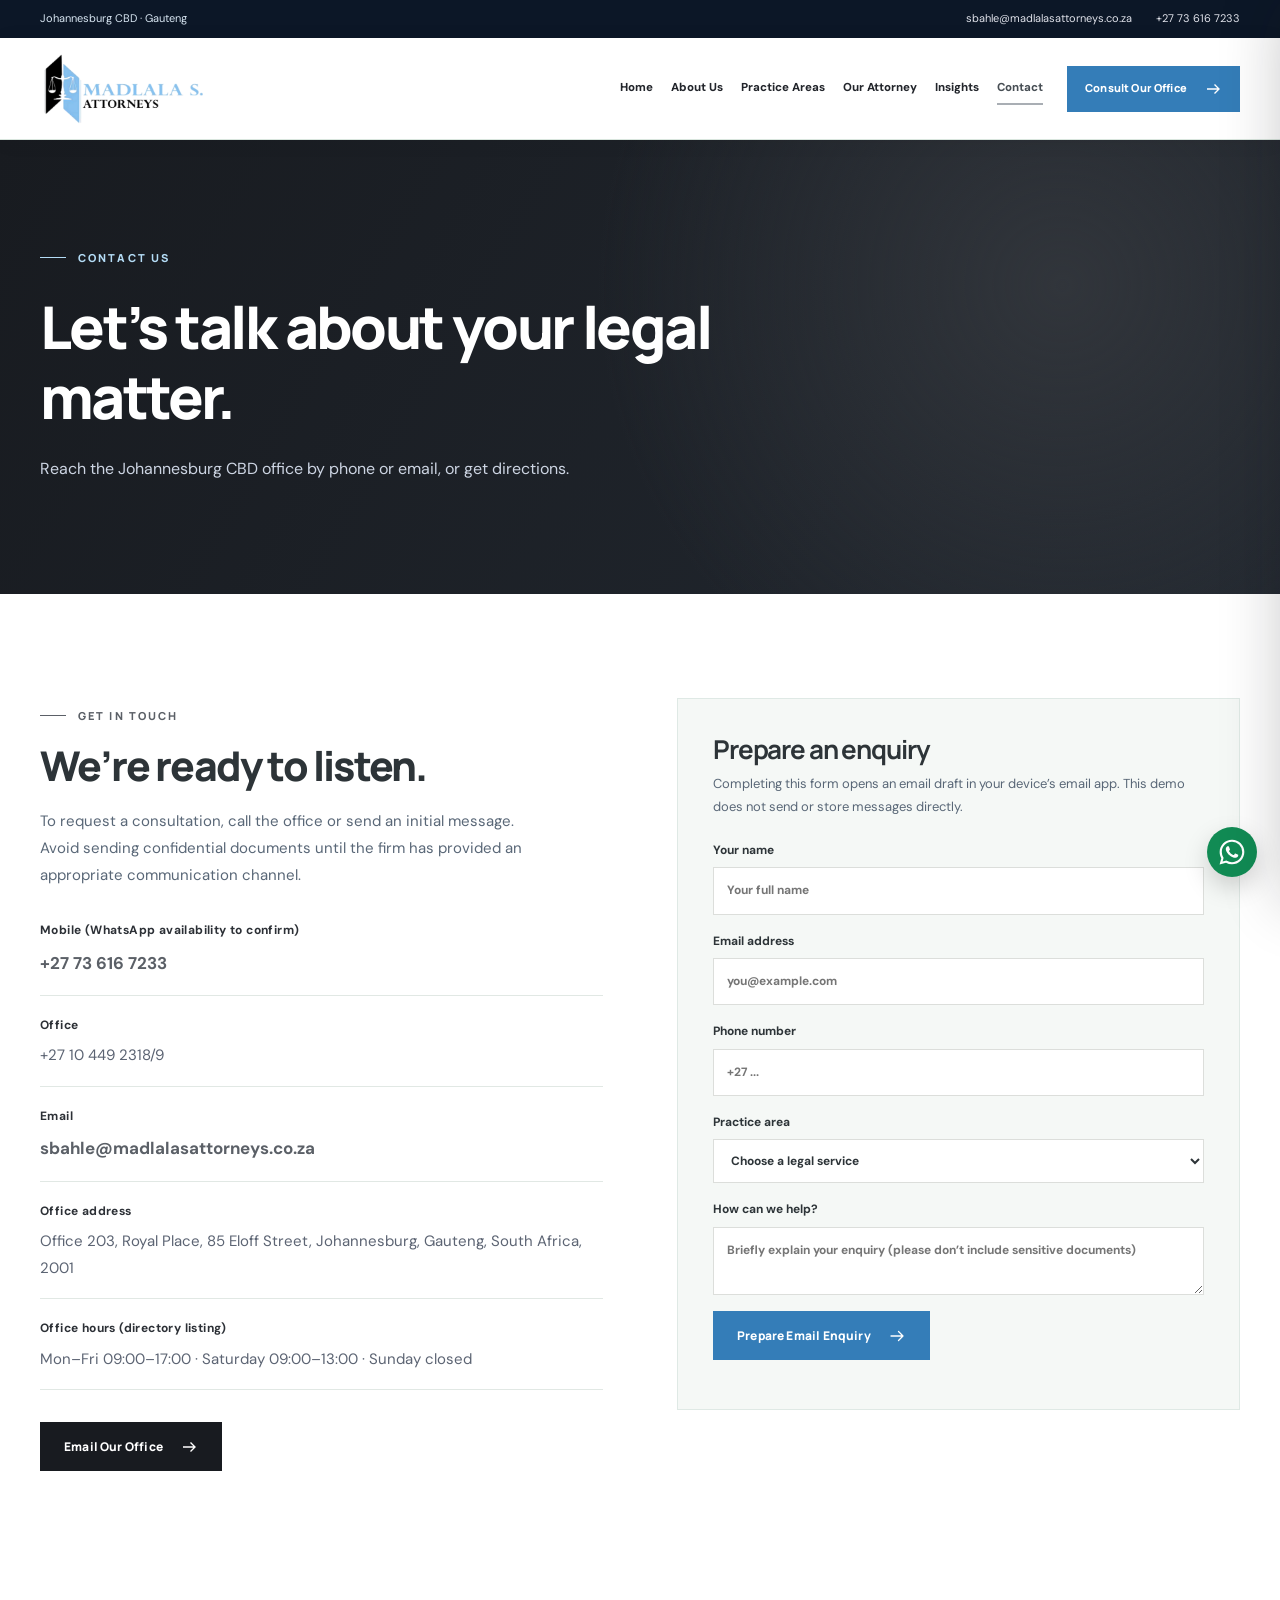
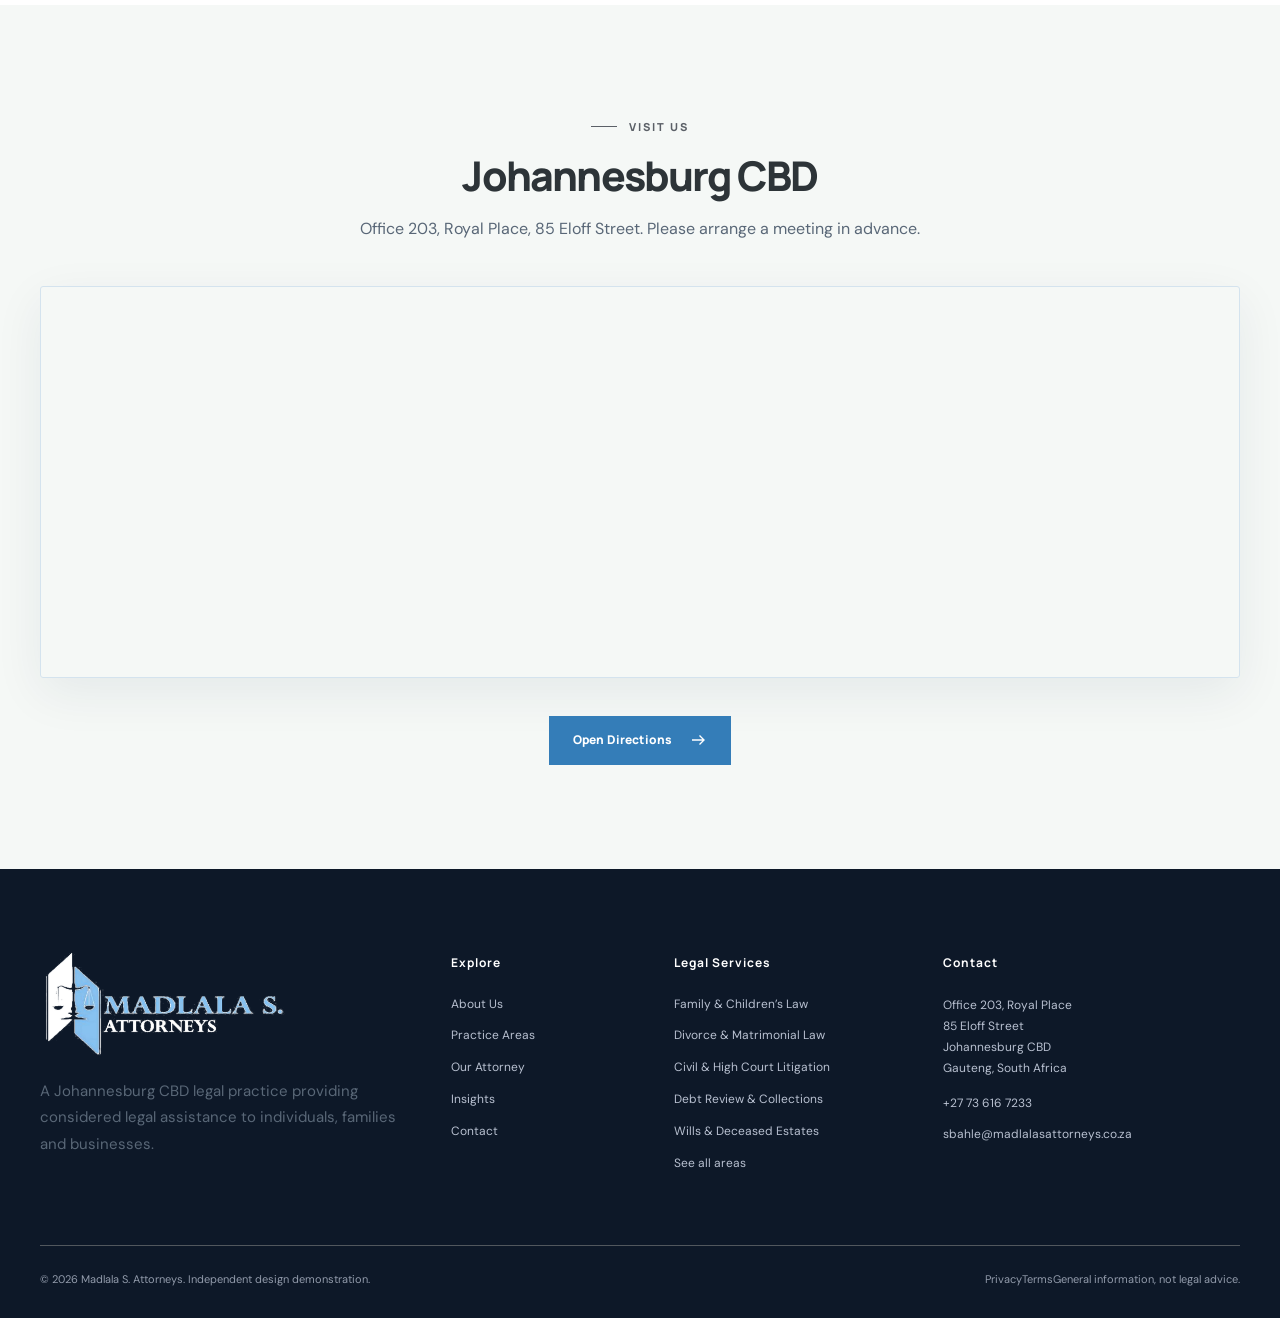
<file: contact/index.html>
<!doctype html><html lang="en-ZA"><head><meta charset="utf-8"><meta name="viewport" content="width=device-width,initial-scale=1"><meta name="theme-color" content="#0d1828"><title>Madlala S. Attorneys | Contact | Johannesburg CBD</title><meta name="description" content="Contact Madlala S. Attorneys at Royal Place, 85 Eloff Street, Johannesburg. Phone 073 616 7233 or email sbahle@madlalasattorneys.co.za."><meta name="robots" content="noindex,follow,max-image-preview:large"><link rel="canonical" href="https://madlala-s-attorneys.vercel.app/contact/"><meta property="og:type" content="website"><meta property="og:title" content="Madlala S. Attorneys | Contact | Johannesburg CBD"><meta property="og:description" content="Contact Madlala S. Attorneys at Royal Place, 85 Eloff Street, Johannesburg. Phone 073 616 7233 or email sbahle@madlalasattorneys.co.za."><meta property="og:url" content="https://madlala-s-attorneys.vercel.app/contact/"><meta property="og:image" content="https://madlala-s-attorneys.vercel.app/assets/social-preview.jpg"><meta name="twitter:card" content="summary_large_image"><link rel="icon" type="image/png" href="/assets/favicon.png"><link rel="preconnect" href="https://images.pexels.com"><link rel="preconnect" href="https://fonts.googleapis.com"><link rel="preconnect" href="https://fonts.gstatic.com" crossorigin><link rel="stylesheet" href="/assets/site.css"><script src="/assets/site.js" defer></script><script type="application/ld+json">{"@context": "https://schema.org", "@type": "LegalService", "name": "Madlala S. Attorneys", "url": "https://madlala-s-attorneys.vercel.app", "email": "sbahle@madlalasattorneys.co.za", "telephone": "+27736167233", "image": "https://madlala-s-attorneys.vercel.app/assets/logo-dark-4k.png", "address": {"@type": "PostalAddress", "streetAddress": "Office 203, Royal Place, 85 Eloff Street", "addressLocality": "Johannesburg", "addressRegion": "Gauteng", "postalCode": "2001", "addressCountry": "ZA"}, "founder": {"@type": "Person", "name": "Sbahle Madlala"}, "areaServed": "Johannesburg, South Africa"}</script></head><body><a href="#main" class="skip-link">Skip to content</a>
<div class="topbar"><div class="container topbar-inner"><span class="topbar-address">Johannesburg CBD · Gauteng</span><div class="topbar-links"><a href="mailto:sbahle@madlalasattorneys.co.za">sbahle@madlalasattorneys.co.za</a><a href="tel:+27736167233">+27 73 616 7233</a></div></div></div>
<header class="nav-shell"><div class="container nav-inner"><a class="brand" href="/" aria-label="Madlala S. Attorneys homepage"><img src="/assets/logo-dark-4k.png" width="260" height="92" alt="Madlala S. Attorneys logo"></a><nav class="nav-links" aria-label="Main navigation"><a class="nav-link " href="/" >Home</a><a class="nav-link " href="/about/" >About Us</a><a class="nav-link " href="/practice-areas/" >Practice Areas</a><a class="nav-link " href="/managing-partner/" >Our Attorney</a><a class="nav-link " href="/insights/" >Insights</a><a class="nav-link active" href="/contact/" aria-current=page>Contact</a></nav><a class="btn btn-gold nav-cta" href="/contact/">Consult Our Office <svg aria-hidden="true" width="18" height="18" viewBox="0 0 24 24" fill="none" stroke="currentColor" stroke-width="1.8"><path d="M4 12h16m-6-6 6 6-6 6"/></svg></a><button type="button" class="menu-open" aria-label="Open navigation" aria-expanded="false" aria-controls="mobile-panel" data-mobile-open>☰</button></div></header>
<div class="mobile-backdrop" id="mobile-backdrop"></div><nav class="mobile-panel" id="mobile-panel" aria-label="Mobile navigation" aria-hidden="true" inert><div class="mobile-head"><img src="/assets/logo-dark-4k.png" alt="Madlala S. Attorneys logo"><button type="button" data-mobile-close aria-label="Close navigation">×</button></div><div class="mobile-links"><a href="/">Home</a><a href="/about/">About Us</a><a href="/practice-areas/">Practice Areas</a><a href="/managing-partner/">Our Attorney</a><a href="/insights/">Insights</a><a href="/contact/">Contact</a></div><a class="btn btn-gold mobile-cta" href="/contact/">Request a Consultation <svg aria-hidden="true" width="18" height="18" viewBox="0 0 24 24" fill="none" stroke="currentColor" stroke-width="1.8"><path d="M4 12h16m-6-6 6 6-6 6"/></svg></a></nav>
<main id="main"><section class="page-hero"><div class="container"><span class="eyebrow eyebrow-light">CONTACT US</span><h1>Let’s talk about your legal matter.</h1><p>Reach the Johannesburg CBD office by phone or email, or get directions.</p></div></section><section class="section"><div class="container contact-layout"><div class="contact-copy"><span class="eyebrow">GET IN TOUCH</span><h2>We’re ready to listen.</h2><p>To request a consultation, call the office or send an initial message. Avoid sending confidential documents until the firm has provided an appropriate communication channel.</p><div class="contact-details"><div><strong>Mobile (WhatsApp availability to confirm)</strong><a href="tel:+27736167233">+27 73 616 7233</a></div><div><strong>Office</strong><span>+27 10 449 2318/9</span></div><div><strong>Email</strong><a href="mailto:sbahle@madlalasattorneys.co.za">sbahle@madlalasattorneys.co.za</a></div><div><strong>Office address</strong><span>Office 203, Royal Place, 85 Eloff Street, Johannesburg, Gauteng, South Africa, 2001</span></div><div><strong>Office hours (directory listing)</strong><span>Mon–Fri 09:00–17:00 · Saturday 09:00–13:00 · Sunday closed</span></div></div><p><a class="btn btn-navy" href="mailto:sbahle@madlalasattorneys.co.za">Email Our Office <svg aria-hidden="true" width="18" height="18" viewBox="0 0 24 24" fill="none" stroke="currentColor" stroke-width="1.8"><path d="M4 12h16m-6-6 6 6-6 6"/></svg></a></p></div><div class="contact-form-shell"><h3>Prepare an enquiry</h3><p>Completing this form opens an email draft in your device’s email app. This demo does not send or store messages directly.</p><form id="enquiry-form"><label>Your name <input name="name" autocomplete="name" maxlength="120" required placeholder="Your full name"></label><label>Email address <input name="email" type="email" autocomplete="email" required placeholder="you@example.com"></label><label>Phone number <input name="phone" type="tel" autocomplete="tel" placeholder="+27 ..."></label><label>Practice area <select id="area" name="area"><option value="">Choose a legal service</option><option value="family">Family &amp; Children’s Law</option><option value="divorce">Divorce &amp; Matrimonial Law</option><option value="litigation">Civil &amp; High Court Litigation</option><option value="debt">Debt Review &amp; Collections</option><option value="estates">Wills &amp; Deceased Estates</option><option value="property">Property, Evictions &amp; Leases</option><option value="labour">Labour &amp; Employment Law</option><option value="contracts">Contracts &amp; Agreements</option></select></label><label>How can we help? <textarea name="message" minlength="10" maxlength="3000" required placeholder="Briefly explain your enquiry (please don’t include sensitive documents)"></textarea></label><div style="position:absolute;left:-9999px" aria-hidden="true"><label>Leave blank <input name="company_website" tabindex="-1" autocomplete="off"></label></div><button class="btn btn-gold" type="submit">Prepare Email Enquiry <svg aria-hidden="true" xmlns="http://www.w3.org/2000/svg" width="18" height="18" viewBox="0 0 24 24" fill="none" stroke="currentColor" stroke-width="1.7" stroke-linecap="round" stroke-linejoin="round"><path d="M4 12h16m-6-6 6 6-6 6"/></svg></button><p id="form-status" role="status" aria-live="polite"></p></form></div></div></section><section class="section cream"><div class="container"><div class="section-heading centered"><span class="eyebrow">VISIT US</span><h2>Johannesburg CBD</h2><p>Office 203, Royal Place, 85 Eloff Street. Please arrange a meeting in advance.</p></div><div class="map-frame"><iframe src="https://www.google.com/maps?q=Office%20203%20Royal%20Place%2085%20Eloff%20Street%20Johannesburg&output=embed" loading="lazy" referrerpolicy="no-referrer-when-downgrade" allowfullscreen title="Google Maps: Royal Place, 85 Eloff Street, Johannesburg"></iframe></div><div class="section-action centered"><a class="btn btn-gold" href="https://www.google.com/maps/search/?api=1&amp;query=Office+203+Royal+Place+85+Eloff+Street+Johannesburg">Open Directions <svg aria-hidden="true" width="18" height="18" viewBox="0 0 24 24" fill="none" stroke="currentColor" stroke-width="1.8"><path d="M4 12h16m-6-6 6 6-6 6"/></svg></a></div></div></section></main>
<footer class="site-footer"><div class="container"><div class="footer-grid"><div><a class="footer-logo" href="/"><img src="/assets/logo-light-4k.png" alt="Madlala S. Attorneys white transparent logo" width="275" height="130" loading="lazy"></a><p>A Johannesburg CBD legal practice providing considered legal assistance to individuals, families and businesses.</p></div><div><h3>Explore</h3><div class="footer-links"><a href="/about/">About Us</a><a href="/practice-areas/">Practice Areas</a><a href="/managing-partner/">Our Attorney</a><a href="/insights/">Insights</a><a href="/contact/">Contact</a></div></div><div><h3>Legal Services</h3><div class="footer-links"><a href="/practice-areas/#family">Family &amp; Children’s Law</a><a href="/practice-areas/#divorce">Divorce &amp; Matrimonial Law</a><a href="/practice-areas/#litigation">Civil &amp; High Court Litigation</a><a href="/practice-areas/#debt">Debt Review &amp; Collections</a><a href="/practice-areas/#estates">Wills &amp; Deceased Estates</a><a href="/practice-areas/">See all areas</a></div></div><div class="footer-location"><h3>Contact</h3><address>Office 203, Royal Place<br>85 Eloff Street<br>Johannesburg CBD<br>Gauteng, South Africa</address><div class="footer-links" style="margin-top:15px"><a href="tel:+27736167233">+27 73 616 7233</a><a href="mailto:sbahle@madlalasattorneys.co.za">sbahle@madlalasattorneys.co.za</a></div></div></div><div class="footer-bottom"><span>© 2026 Madlala S. Attorneys. Independent design demonstration.</span><span class="footer-legal"><a href="/privacy/">Privacy</a><a href="/terms/">Terms</a><span>General information, not legal advice.</span></span></div></div></footer>
<a class="floating-whatsapp" href="https://wa.me/27736167233?text=Hello%2C%20I%20would%20like%20to%20enquire%20about%20legal%20services." target="_blank" rel="noopener noreferrer" aria-label="Message Madlala S. Attorneys via mobile WhatsApp (registration unverified)" title="WhatsApp the listed mobile number"><svg viewBox="0 0 32 32" aria-hidden="true" xmlns="http://www.w3.org/2000/svg"><path fill="currentColor" d="M16 .8C7.61.8.8 7.59.8 15.98c0 2.69.7 5.31 2.03 7.62L.7 31.3l7.91-2.08a15.15 15.15 0 0 0 7.37 1.88h.01c8.38 0 15.2-6.82 15.2-15.2 0-4.06-1.58-7.88-4.46-10.76A15.07 15.07 0 0 0 16 .8Zm0 27.73a12.54 12.54 0 0 1-6.39-1.75l-.46-.27-4.7 1.23 1.25-4.58-.3-.47a12.5 12.5 0 0 1-1.93-6.7C3.47 9.08 9.08 3.47 16 3.47a12.45 12.45 0 0 1 8.87 3.68 12.48 12.48 0 0 1 3.67 8.86c0 6.91-5.62 12.52-12.54 12.52Zm6.88-9.38c-.38-.19-2.23-1.1-2.58-1.23-.34-.13-.59-.19-.84.19s-.96 1.23-1.18 1.49-.44.29-.82.1a10.32 10.32 0 0 1-3.04-1.88 11.39 11.39 0 0 1-2.1-2.61c-.22-.38-.02-.58.16-.77.17-.17.38-.44.57-.66s.25-.38.38-.63.06-.47-.03-.66c-.1-.19-.85-2.04-1.16-2.8-.3-.74-.61-.64-.84-.65l-.71-.01c-.25 0-.66.1-1.01.47-.34.38-1.32 1.29-1.32 3.13s1.35 3.63 1.54 3.88c.19.25 2.65 4.04 6.42 5.66.9.39 1.61.62 2.16.79.91.29 1.74.25 2.4.15.73-.11 2.23-.91 2.55-1.79.32-.88.32-1.64.22-1.79-.1-.16-.35-.25-.72-.44Z"/></svg><span class="whatsapp-tooltip" aria-hidden="true">WhatsApp Us</span></a><button class="scroll-top" type="button" aria-label="Back to top" title="Back to top">↑</button></body></html>
</file>
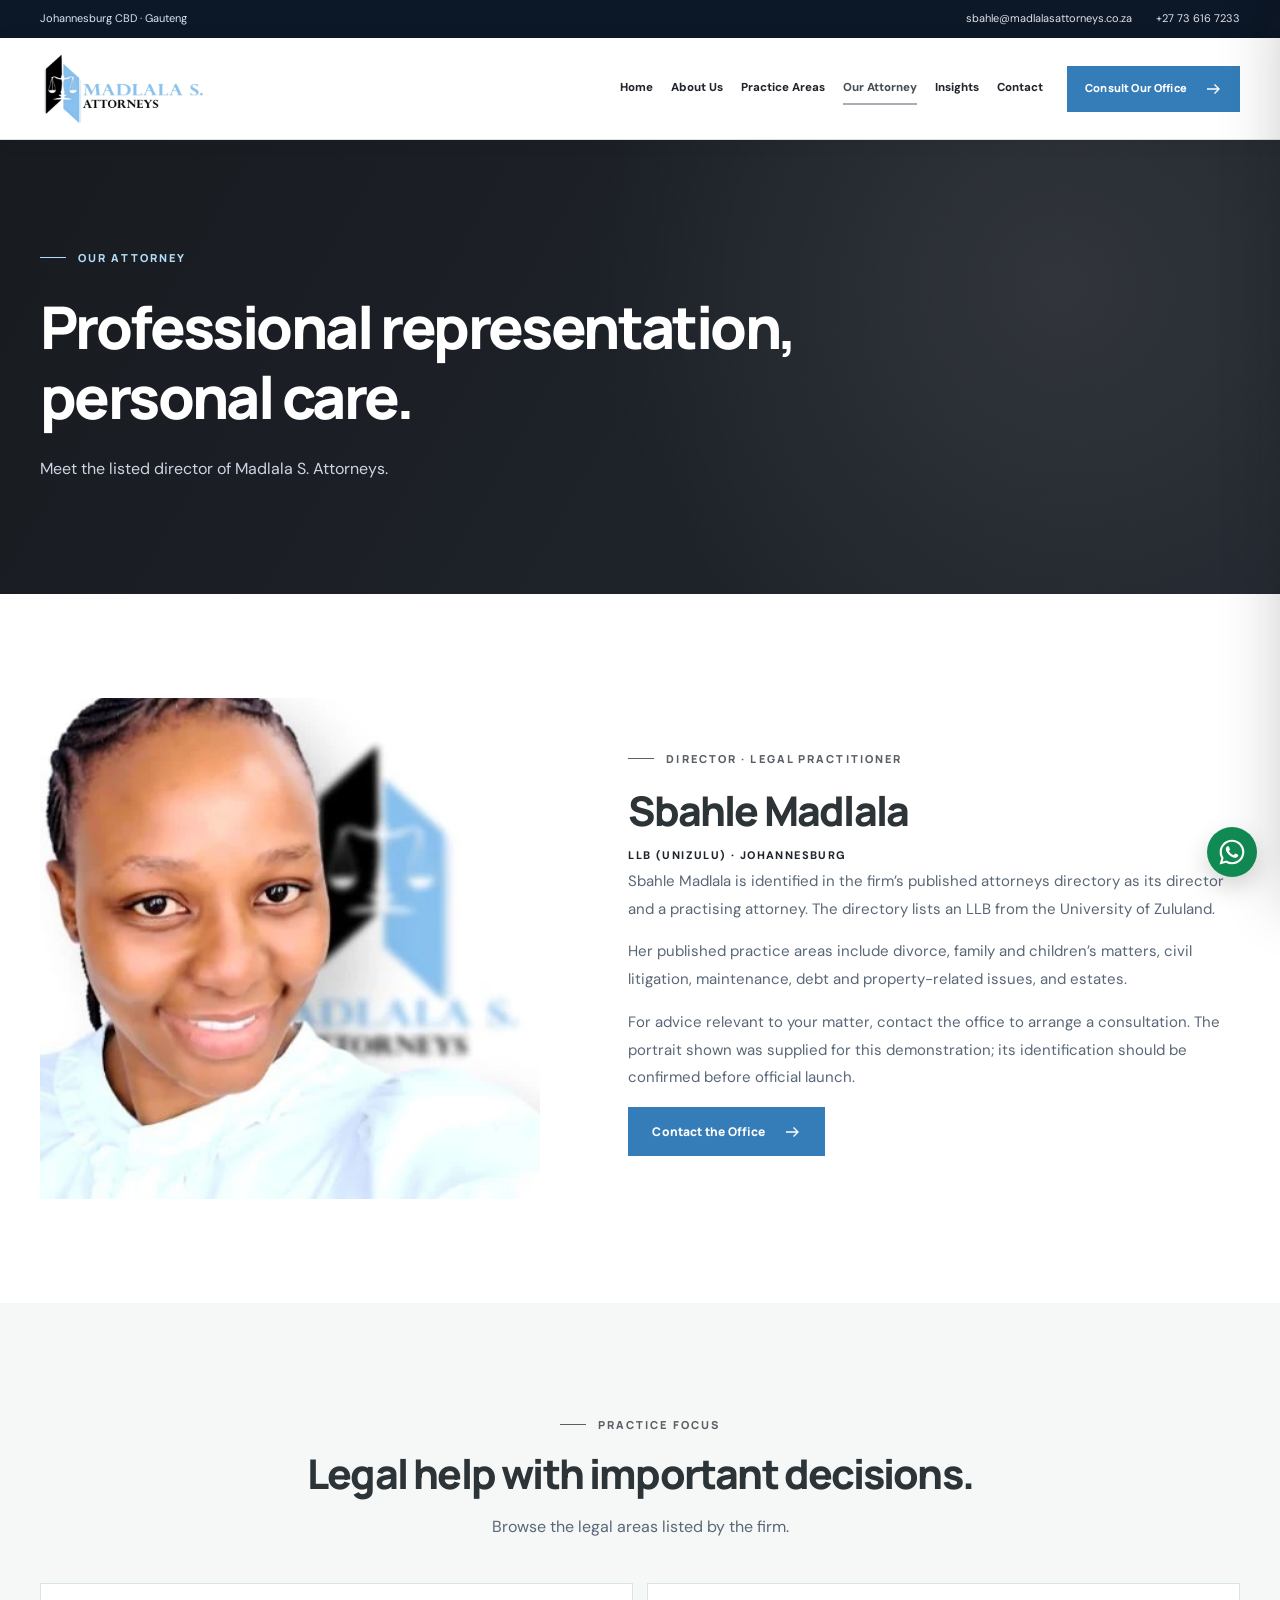
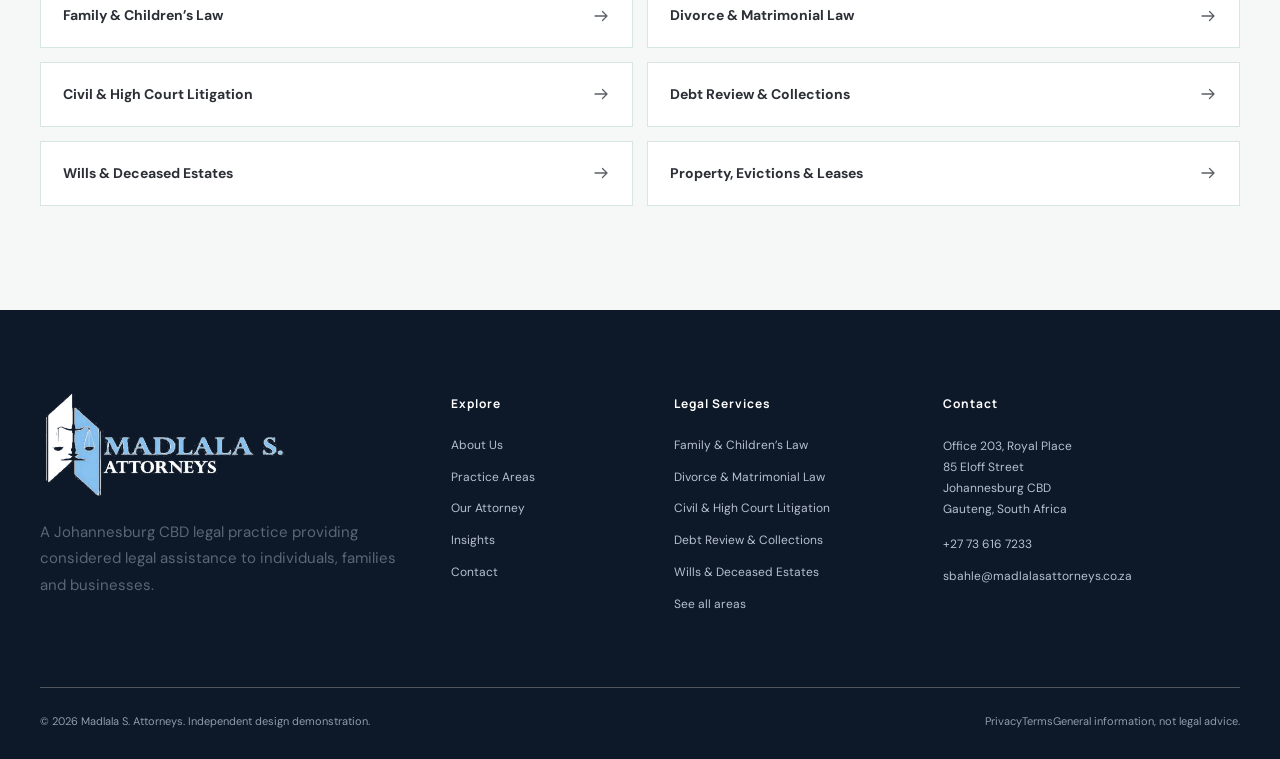
<file: managing-partner/index.html>
<!doctype html><html lang="en-ZA"><head><meta charset="utf-8"><meta name="viewport" content="width=device-width,initial-scale=1"><meta name="theme-color" content="#0d1828"><title>Madlala S. Attorneys | Sbahle Madlala | Director</title><meta name="description" content="Sbahle Madlala, listed director of Madlala S. Attorneys in Johannesburg CBD, holds an LLB from UNIZULU and works across family and civil matters."><meta name="robots" content="noindex,follow,max-image-preview:large"><link rel="canonical" href="https://madlala-s-attorneys.vercel.app/managing-partner/"><meta property="og:type" content="website"><meta property="og:title" content="Madlala S. Attorneys | Sbahle Madlala | Director"><meta property="og:description" content="Sbahle Madlala, listed director of Madlala S. Attorneys in Johannesburg CBD, holds an LLB from UNIZULU and works across family and civil matters."><meta property="og:url" content="https://madlala-s-attorneys.vercel.app/managing-partner/"><meta property="og:image" content="https://madlala-s-attorneys.vercel.app/assets/social-preview.jpg"><meta name="twitter:card" content="summary_large_image"><link rel="icon" type="image/png" href="/assets/favicon.png"><link rel="preconnect" href="https://images.pexels.com"><link rel="preconnect" href="https://fonts.googleapis.com"><link rel="preconnect" href="https://fonts.gstatic.com" crossorigin><link rel="stylesheet" href="/assets/site.css"><script src="/assets/site.js" defer></script><script type="application/ld+json">{"@context": "https://schema.org", "@type": "LegalService", "name": "Madlala S. Attorneys", "url": "https://madlala-s-attorneys.vercel.app", "email": "sbahle@madlalasattorneys.co.za", "telephone": "+27736167233", "image": "https://madlala-s-attorneys.vercel.app/assets/logo-dark-4k.png", "address": {"@type": "PostalAddress", "streetAddress": "Office 203, Royal Place, 85 Eloff Street", "addressLocality": "Johannesburg", "addressRegion": "Gauteng", "postalCode": "2001", "addressCountry": "ZA"}, "founder": {"@type": "Person", "name": "Sbahle Madlala"}, "areaServed": "Johannesburg, South Africa"}</script></head><body><a href="#main" class="skip-link">Skip to content</a>
<div class="topbar"><div class="container topbar-inner"><span class="topbar-address">Johannesburg CBD · Gauteng</span><div class="topbar-links"><a href="mailto:sbahle@madlalasattorneys.co.za">sbahle@madlalasattorneys.co.za</a><a href="tel:+27736167233">+27 73 616 7233</a></div></div></div>
<header class="nav-shell"><div class="container nav-inner"><a class="brand" href="/" aria-label="Madlala S. Attorneys homepage"><img src="/assets/logo-dark-4k.png" width="260" height="92" alt="Madlala S. Attorneys logo"></a><nav class="nav-links" aria-label="Main navigation"><a class="nav-link " href="/" >Home</a><a class="nav-link " href="/about/" >About Us</a><a class="nav-link " href="/practice-areas/" >Practice Areas</a><a class="nav-link active" href="/managing-partner/" aria-current=page>Our Attorney</a><a class="nav-link " href="/insights/" >Insights</a><a class="nav-link " href="/contact/" >Contact</a></nav><a class="btn btn-gold nav-cta" href="/contact/">Consult Our Office <svg aria-hidden="true" width="18" height="18" viewBox="0 0 24 24" fill="none" stroke="currentColor" stroke-width="1.8"><path d="M4 12h16m-6-6 6 6-6 6"/></svg></a><button type="button" class="menu-open" aria-label="Open navigation" aria-expanded="false" aria-controls="mobile-panel" data-mobile-open>☰</button></div></header>
<div class="mobile-backdrop" id="mobile-backdrop"></div><nav class="mobile-panel" id="mobile-panel" aria-label="Mobile navigation" aria-hidden="true" inert><div class="mobile-head"><img src="/assets/logo-dark-4k.png" alt="Madlala S. Attorneys logo"><button type="button" data-mobile-close aria-label="Close navigation">×</button></div><div class="mobile-links"><a href="/">Home</a><a href="/about/">About Us</a><a href="/practice-areas/">Practice Areas</a><a href="/managing-partner/">Our Attorney</a><a href="/insights/">Insights</a><a href="/contact/">Contact</a></div><a class="btn btn-gold mobile-cta" href="/contact/">Request a Consultation <svg aria-hidden="true" width="18" height="18" viewBox="0 0 24 24" fill="none" stroke="currentColor" stroke-width="1.8"><path d="M4 12h16m-6-6 6 6-6 6"/></svg></a></nav>
<main id="main"><section class="page-hero"><div class="container"><span class="eyebrow eyebrow-light">OUR ATTORNEY</span><h1>Professional representation, personal care.</h1><p>Meet the listed director of Madlala S. Attorneys.</p></div></section><section class="section"><div class="container profile-layout"><div class="profile-photo"><img src="/assets/portrait-casual.webp" alt="Second supplied portrait associated with Madlala S. Attorneys" width="400" height="550" loading="eager"></div><div class="profile-body"><span class="eyebrow">DIRECTOR · LEGAL PRACTITIONER</span><h2>Sbahle Madlala</h2><span class="profile-role">LLB (UNIZULU) · JOHANNESBURG</span><p>Sbahle Madlala is identified in the firm’s published attorneys directory as its director and a practising attorney. The directory lists an LLB from the University of Zululand.</p><p>Her published practice areas include divorce, family and children’s matters, civil litigation, maintenance, debt and property-related issues, and estates.</p><p>For advice relevant to your matter, contact the office to arrange a consultation. The portrait shown was supplied for this demonstration; its identification should be confirmed before official launch.</p><a class="btn btn-gold" href="/contact/">Contact the Office <svg aria-hidden="true" width="18" height="18" viewBox="0 0 24 24" fill="none" stroke="currentColor" stroke-width="1.8"><path d="M4 12h16m-6-6 6 6-6 6"/></svg></a></div></div></section><section class="section cream"><div class="container"><div class="section-heading centered"><span class="eyebrow">PRACTICE FOCUS</span><h2>Legal help with important decisions.</h2><p>Browse the legal areas listed by the firm.</p></div><div class="service-pills"><a href="/practice-areas/#family">Family &amp; Children’s Law <svg aria-hidden="true" xmlns="http://www.w3.org/2000/svg" width="18" height="18" viewBox="0 0 24 24" fill="none" stroke="currentColor" stroke-width="1.7" stroke-linecap="round" stroke-linejoin="round"><path d="M4 12h16m-6-6 6 6-6 6"/></svg></a><a href="/practice-areas/#divorce">Divorce &amp; Matrimonial Law <svg aria-hidden="true" xmlns="http://www.w3.org/2000/svg" width="18" height="18" viewBox="0 0 24 24" fill="none" stroke="currentColor" stroke-width="1.7" stroke-linecap="round" stroke-linejoin="round"><path d="M4 12h16m-6-6 6 6-6 6"/></svg></a><a href="/practice-areas/#litigation">Civil &amp; High Court Litigation <svg aria-hidden="true" xmlns="http://www.w3.org/2000/svg" width="18" height="18" viewBox="0 0 24 24" fill="none" stroke="currentColor" stroke-width="1.7" stroke-linecap="round" stroke-linejoin="round"><path d="M4 12h16m-6-6 6 6-6 6"/></svg></a><a href="/practice-areas/#debt">Debt Review &amp; Collections <svg aria-hidden="true" xmlns="http://www.w3.org/2000/svg" width="18" height="18" viewBox="0 0 24 24" fill="none" stroke="currentColor" stroke-width="1.7" stroke-linecap="round" stroke-linejoin="round"><path d="M4 12h16m-6-6 6 6-6 6"/></svg></a><a href="/practice-areas/#estates">Wills &amp; Deceased Estates <svg aria-hidden="true" xmlns="http://www.w3.org/2000/svg" width="18" height="18" viewBox="0 0 24 24" fill="none" stroke="currentColor" stroke-width="1.7" stroke-linecap="round" stroke-linejoin="round"><path d="M4 12h16m-6-6 6 6-6 6"/></svg></a><a href="/practice-areas/#property">Property, Evictions &amp; Leases <svg aria-hidden="true" xmlns="http://www.w3.org/2000/svg" width="18" height="18" viewBox="0 0 24 24" fill="none" stroke="currentColor" stroke-width="1.7" stroke-linecap="round" stroke-linejoin="round"><path d="M4 12h16m-6-6 6 6-6 6"/></svg></a></div></div></section></main>
<footer class="site-footer"><div class="container"><div class="footer-grid"><div><a class="footer-logo" href="/"><img src="/assets/logo-light-4k.png" alt="Madlala S. Attorneys white transparent logo" width="275" height="130" loading="lazy"></a><p>A Johannesburg CBD legal practice providing considered legal assistance to individuals, families and businesses.</p></div><div><h3>Explore</h3><div class="footer-links"><a href="/about/">About Us</a><a href="/practice-areas/">Practice Areas</a><a href="/managing-partner/">Our Attorney</a><a href="/insights/">Insights</a><a href="/contact/">Contact</a></div></div><div><h3>Legal Services</h3><div class="footer-links"><a href="/practice-areas/#family">Family &amp; Children’s Law</a><a href="/practice-areas/#divorce">Divorce &amp; Matrimonial Law</a><a href="/practice-areas/#litigation">Civil &amp; High Court Litigation</a><a href="/practice-areas/#debt">Debt Review &amp; Collections</a><a href="/practice-areas/#estates">Wills &amp; Deceased Estates</a><a href="/practice-areas/">See all areas</a></div></div><div class="footer-location"><h3>Contact</h3><address>Office 203, Royal Place<br>85 Eloff Street<br>Johannesburg CBD<br>Gauteng, South Africa</address><div class="footer-links" style="margin-top:15px"><a href="tel:+27736167233">+27 73 616 7233</a><a href="mailto:sbahle@madlalasattorneys.co.za">sbahle@madlalasattorneys.co.za</a></div></div></div><div class="footer-bottom"><span>© 2026 Madlala S. Attorneys. Independent design demonstration.</span><span class="footer-legal"><a href="/privacy/">Privacy</a><a href="/terms/">Terms</a><span>General information, not legal advice.</span></span></div></div></footer>
<a class="floating-whatsapp" href="https://wa.me/27736167233?text=Hello%2C%20I%20would%20like%20to%20enquire%20about%20legal%20services." target="_blank" rel="noopener noreferrer" aria-label="Message Madlala S. Attorneys via mobile WhatsApp (registration unverified)" title="WhatsApp the listed mobile number"><svg viewBox="0 0 32 32" aria-hidden="true" xmlns="http://www.w3.org/2000/svg"><path fill="currentColor" d="M16 .8C7.61.8.8 7.59.8 15.98c0 2.69.7 5.31 2.03 7.62L.7 31.3l7.91-2.08a15.15 15.15 0 0 0 7.37 1.88h.01c8.38 0 15.2-6.82 15.2-15.2 0-4.06-1.58-7.88-4.46-10.76A15.07 15.07 0 0 0 16 .8Zm0 27.73a12.54 12.54 0 0 1-6.39-1.75l-.46-.27-4.7 1.23 1.25-4.58-.3-.47a12.5 12.5 0 0 1-1.93-6.7C3.47 9.08 9.08 3.47 16 3.47a12.45 12.45 0 0 1 8.87 3.68 12.48 12.48 0 0 1 3.67 8.86c0 6.91-5.62 12.52-12.54 12.52Zm6.88-9.38c-.38-.19-2.23-1.1-2.58-1.23-.34-.13-.59-.19-.84.19s-.96 1.23-1.18 1.49-.44.29-.82.1a10.32 10.32 0 0 1-3.04-1.88 11.39 11.39 0 0 1-2.1-2.61c-.22-.38-.02-.58.16-.77.17-.17.38-.44.57-.66s.25-.38.38-.63.06-.47-.03-.66c-.1-.19-.85-2.04-1.16-2.8-.3-.74-.61-.64-.84-.65l-.71-.01c-.25 0-.66.1-1.01.47-.34.38-1.32 1.29-1.32 3.13s1.35 3.63 1.54 3.88c.19.25 2.65 4.04 6.42 5.66.9.39 1.61.62 2.16.79.91.29 1.74.25 2.4.15.73-.11 2.23-.91 2.55-1.79.32-.88.32-1.64.22-1.79-.1-.16-.35-.25-.72-.44Z"/></svg><span class="whatsapp-tooltip" aria-hidden="true">WhatsApp Us</span></a><button class="scroll-top" type="button" aria-label="Back to top" title="Back to top">↑</button></body></html>
</file>
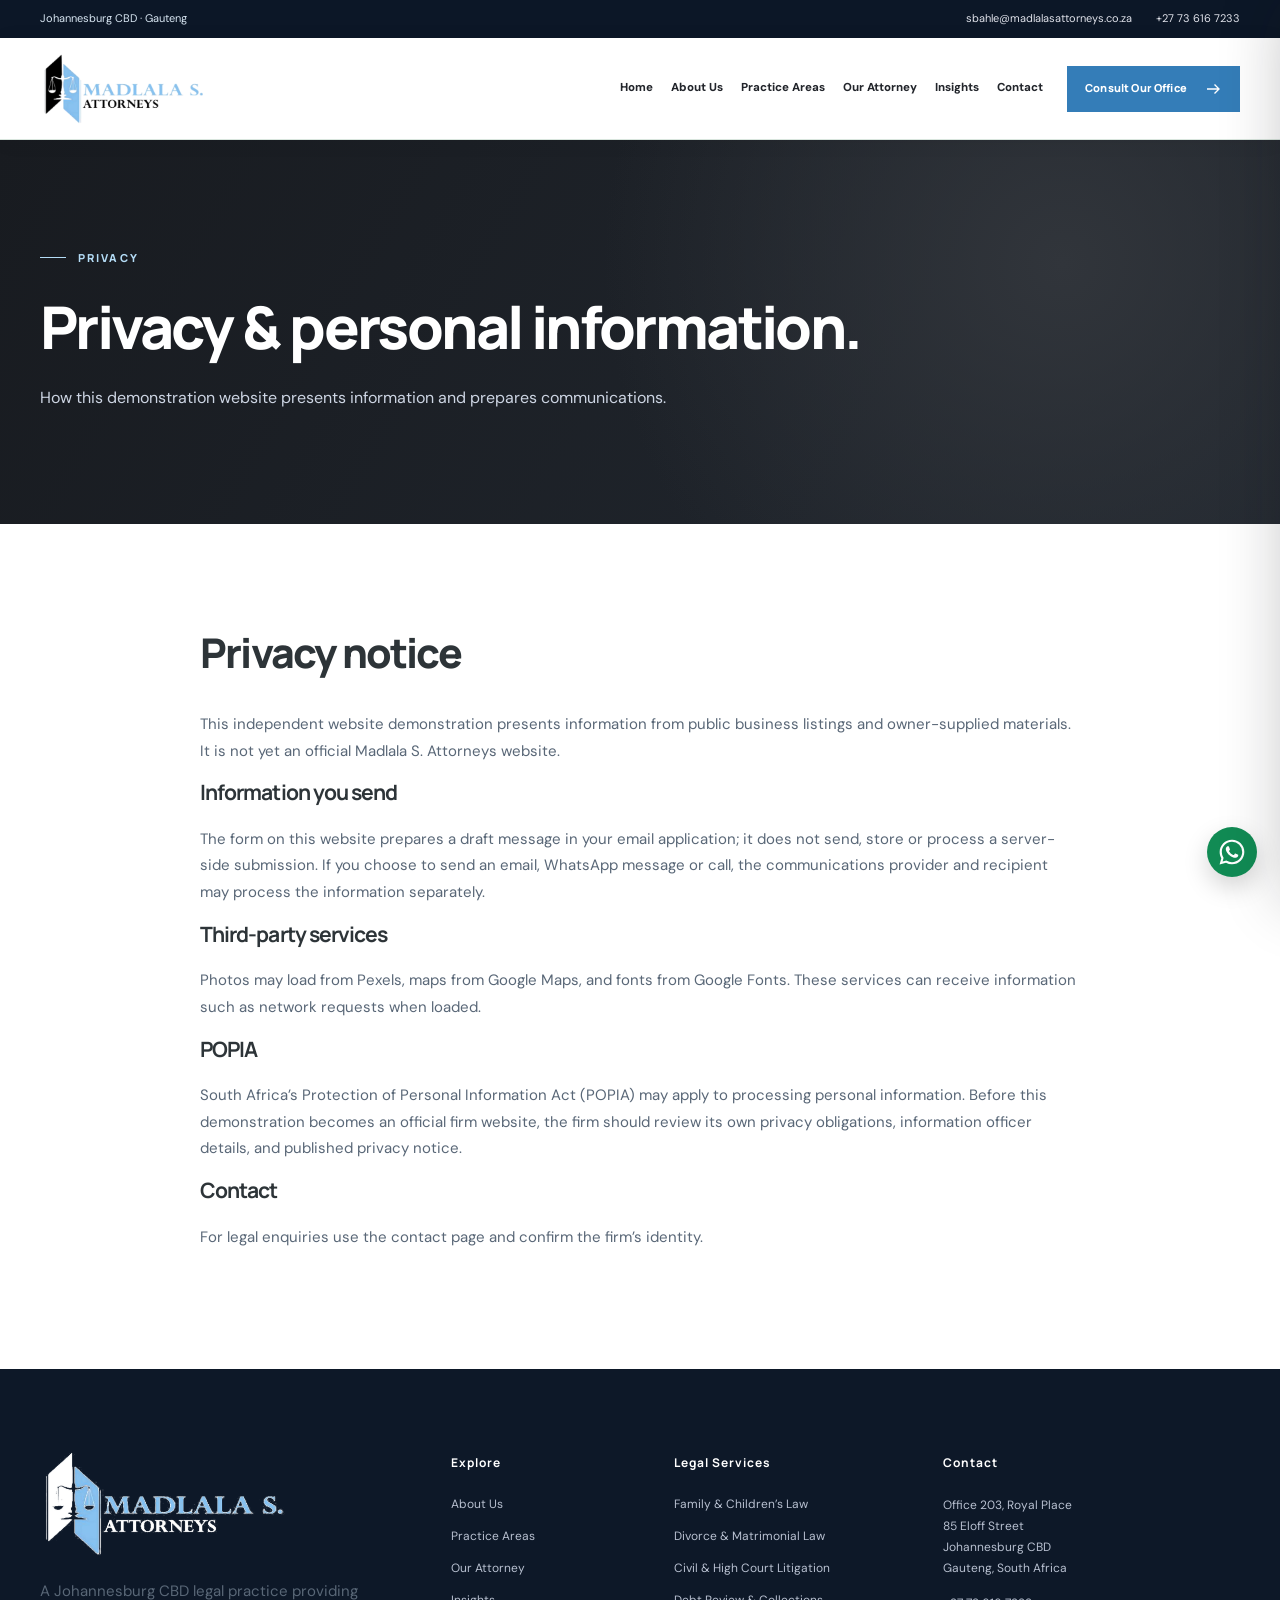
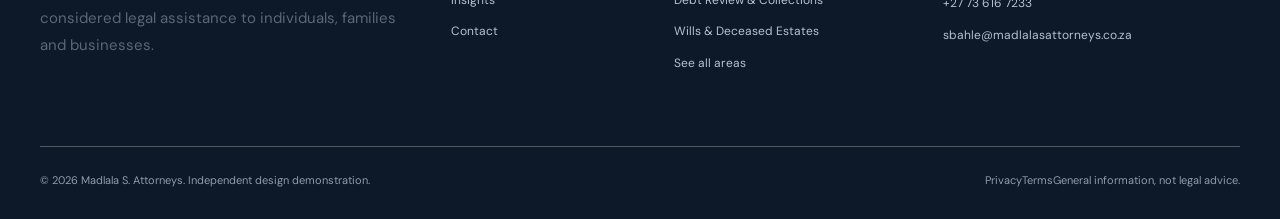
<file: privacy/index.html>
<!doctype html><html lang="en-ZA"><head><meta charset="utf-8"><meta name="viewport" content="width=device-width,initial-scale=1"><meta name="theme-color" content="#0d1828"><title>Madlala S. Attorneys | Privacy Notice</title><meta name="description" content="Privacy notice for the independent Madlala S. Attorneys website demonstration."><meta name="robots" content="noindex,follow,max-image-preview:large"><link rel="canonical" href="https://madlala-s-attorneys.vercel.app/privacy/"><meta property="og:type" content="website"><meta property="og:title" content="Madlala S. Attorneys | Privacy Notice"><meta property="og:description" content="Privacy notice for the independent Madlala S. Attorneys website demonstration."><meta property="og:url" content="https://madlala-s-attorneys.vercel.app/privacy/"><meta property="og:image" content="https://madlala-s-attorneys.vercel.app/assets/social-preview.jpg"><meta name="twitter:card" content="summary_large_image"><link rel="icon" type="image/png" href="/assets/favicon.png"><link rel="preconnect" href="https://images.pexels.com"><link rel="preconnect" href="https://fonts.googleapis.com"><link rel="preconnect" href="https://fonts.gstatic.com" crossorigin><link rel="stylesheet" href="/assets/site.css"><script src="/assets/site.js" defer></script><script type="application/ld+json">{"@context": "https://schema.org", "@type": "LegalService", "name": "Madlala S. Attorneys", "url": "https://madlala-s-attorneys.vercel.app", "email": "sbahle@madlalasattorneys.co.za", "telephone": "+27736167233", "image": "https://madlala-s-attorneys.vercel.app/assets/logo-dark-4k.png", "address": {"@type": "PostalAddress", "streetAddress": "Office 203, Royal Place, 85 Eloff Street", "addressLocality": "Johannesburg", "addressRegion": "Gauteng", "postalCode": "2001", "addressCountry": "ZA"}, "founder": {"@type": "Person", "name": "Sbahle Madlala"}, "areaServed": "Johannesburg, South Africa"}</script></head><body><a href="#main" class="skip-link">Skip to content</a>
<div class="topbar"><div class="container topbar-inner"><span class="topbar-address">Johannesburg CBD · Gauteng</span><div class="topbar-links"><a href="mailto:sbahle@madlalasattorneys.co.za">sbahle@madlalasattorneys.co.za</a><a href="tel:+27736167233">+27 73 616 7233</a></div></div></div>
<header class="nav-shell"><div class="container nav-inner"><a class="brand" href="/" aria-label="Madlala S. Attorneys homepage"><img src="/assets/logo-dark-4k.png" width="260" height="92" alt="Madlala S. Attorneys logo"></a><nav class="nav-links" aria-label="Main navigation"><a class="nav-link " href="/" >Home</a><a class="nav-link " href="/about/" >About Us</a><a class="nav-link " href="/practice-areas/" >Practice Areas</a><a class="nav-link " href="/managing-partner/" >Our Attorney</a><a class="nav-link " href="/insights/" >Insights</a><a class="nav-link " href="/contact/" >Contact</a></nav><a class="btn btn-gold nav-cta" href="/contact/">Consult Our Office <svg aria-hidden="true" width="18" height="18" viewBox="0 0 24 24" fill="none" stroke="currentColor" stroke-width="1.8"><path d="M4 12h16m-6-6 6 6-6 6"/></svg></a><button type="button" class="menu-open" aria-label="Open navigation" aria-expanded="false" aria-controls="mobile-panel" data-mobile-open>☰</button></div></header>
<div class="mobile-backdrop" id="mobile-backdrop"></div><nav class="mobile-panel" id="mobile-panel" aria-label="Mobile navigation" aria-hidden="true" inert><div class="mobile-head"><img src="/assets/logo-dark-4k.png" alt="Madlala S. Attorneys logo"><button type="button" data-mobile-close aria-label="Close navigation">×</button></div><div class="mobile-links"><a href="/">Home</a><a href="/about/">About Us</a><a href="/practice-areas/">Practice Areas</a><a href="/managing-partner/">Our Attorney</a><a href="/insights/">Insights</a><a href="/contact/">Contact</a></div><a class="btn btn-gold mobile-cta" href="/contact/">Request a Consultation <svg aria-hidden="true" width="18" height="18" viewBox="0 0 24 24" fill="none" stroke="currentColor" stroke-width="1.8"><path d="M4 12h16m-6-6 6 6-6 6"/></svg></a></nav>
<main id="main"><section class="page-hero"><div class="container"><span class="eyebrow eyebrow-light">PRIVACY</span><h1>Privacy &amp; personal information.</h1><p>How this demonstration website presents information and prepares communications.</p></div></section><section class="section"><div class="container" style="max-width:880px"><h2>Privacy notice</h2><p>This independent website demonstration presents information from public business listings and owner-supplied materials. It is not yet an official Madlala S. Attorneys website.</p><h3>Information you send</h3><p>The form on this website prepares a draft message in your email application; it does not send, store or process a server-side submission. If you choose to send an email, WhatsApp message or call, the communications provider and recipient may process the information separately.</p><h3>Third-party services</h3><p>Photos may load from Pexels, maps from Google Maps, and fonts from Google Fonts. These services can receive information such as network requests when loaded.</p><h3>POPIA</h3><p>South Africa’s Protection of Personal Information Act (POPIA) may apply to processing personal information. Before this demonstration becomes an official firm website, the firm should review its own privacy obligations, information officer details, and published privacy notice.</p><h3>Contact</h3><p>For legal enquiries use the contact page and confirm the firm’s identity.</p></div></section></main>
<footer class="site-footer"><div class="container"><div class="footer-grid"><div><a class="footer-logo" href="/"><img src="/assets/logo-light-4k.png" alt="Madlala S. Attorneys white transparent logo" width="275" height="130" loading="lazy"></a><p>A Johannesburg CBD legal practice providing considered legal assistance to individuals, families and businesses.</p></div><div><h3>Explore</h3><div class="footer-links"><a href="/about/">About Us</a><a href="/practice-areas/">Practice Areas</a><a href="/managing-partner/">Our Attorney</a><a href="/insights/">Insights</a><a href="/contact/">Contact</a></div></div><div><h3>Legal Services</h3><div class="footer-links"><a href="/practice-areas/#family">Family &amp; Children’s Law</a><a href="/practice-areas/#divorce">Divorce &amp; Matrimonial Law</a><a href="/practice-areas/#litigation">Civil &amp; High Court Litigation</a><a href="/practice-areas/#debt">Debt Review &amp; Collections</a><a href="/practice-areas/#estates">Wills &amp; Deceased Estates</a><a href="/practice-areas/">See all areas</a></div></div><div class="footer-location"><h3>Contact</h3><address>Office 203, Royal Place<br>85 Eloff Street<br>Johannesburg CBD<br>Gauteng, South Africa</address><div class="footer-links" style="margin-top:15px"><a href="tel:+27736167233">+27 73 616 7233</a><a href="mailto:sbahle@madlalasattorneys.co.za">sbahle@madlalasattorneys.co.za</a></div></div></div><div class="footer-bottom"><span>© 2026 Madlala S. Attorneys. Independent design demonstration.</span><span class="footer-legal"><a href="/privacy/">Privacy</a><a href="/terms/">Terms</a><span>General information, not legal advice.</span></span></div></div></footer>
<a class="floating-whatsapp" href="https://wa.me/27736167233?text=Hello%2C%20I%20would%20like%20to%20enquire%20about%20legal%20services." target="_blank" rel="noopener noreferrer" aria-label="Message Madlala S. Attorneys via mobile WhatsApp (registration unverified)" title="WhatsApp the listed mobile number"><svg viewBox="0 0 32 32" aria-hidden="true" xmlns="http://www.w3.org/2000/svg"><path fill="currentColor" d="M16 .8C7.61.8.8 7.59.8 15.98c0 2.69.7 5.31 2.03 7.62L.7 31.3l7.91-2.08a15.15 15.15 0 0 0 7.37 1.88h.01c8.38 0 15.2-6.82 15.2-15.2 0-4.06-1.58-7.88-4.46-10.76A15.07 15.07 0 0 0 16 .8Zm0 27.73a12.54 12.54 0 0 1-6.39-1.75l-.46-.27-4.7 1.23 1.25-4.58-.3-.47a12.5 12.5 0 0 1-1.93-6.7C3.47 9.08 9.08 3.47 16 3.47a12.45 12.45 0 0 1 8.87 3.68 12.48 12.48 0 0 1 3.67 8.86c0 6.91-5.62 12.52-12.54 12.52Zm6.88-9.38c-.38-.19-2.23-1.1-2.58-1.23-.34-.13-.59-.19-.84.19s-.96 1.23-1.18 1.49-.44.29-.82.1a10.32 10.32 0 0 1-3.04-1.88 11.39 11.39 0 0 1-2.1-2.61c-.22-.38-.02-.58.16-.77.17-.17.38-.44.57-.66s.25-.38.38-.63.06-.47-.03-.66c-.1-.19-.85-2.04-1.16-2.8-.3-.74-.61-.64-.84-.65l-.71-.01c-.25 0-.66.1-1.01.47-.34.38-1.32 1.29-1.32 3.13s1.35 3.63 1.54 3.88c.19.25 2.65 4.04 6.42 5.66.9.39 1.61.62 2.16.79.91.29 1.74.25 2.4.15.73-.11 2.23-.91 2.55-1.79.32-.88.32-1.64.22-1.79-.1-.16-.35-.25-.72-.44Z"/></svg><span class="whatsapp-tooltip" aria-hidden="true">WhatsApp Us</span></a><button class="scroll-top" type="button" aria-label="Back to top" title="Back to top">↑</button></body></html>
</file>
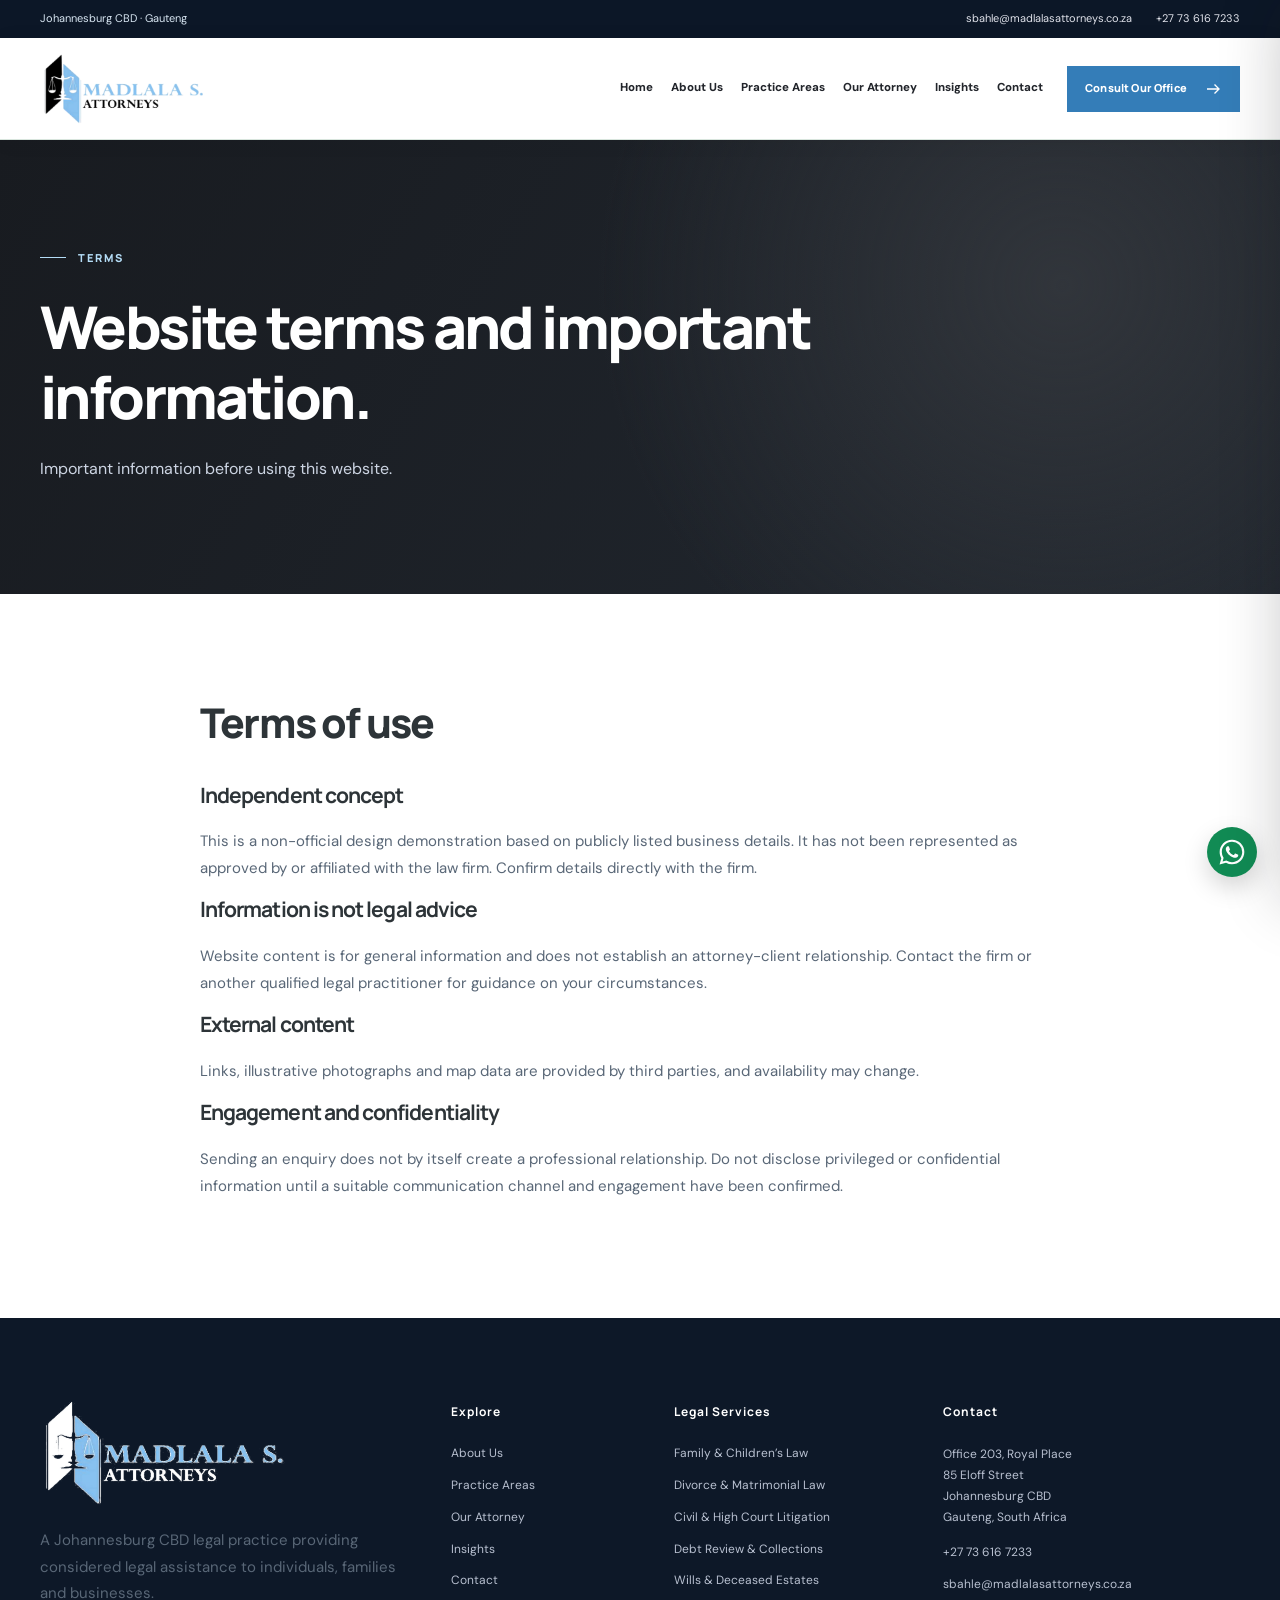
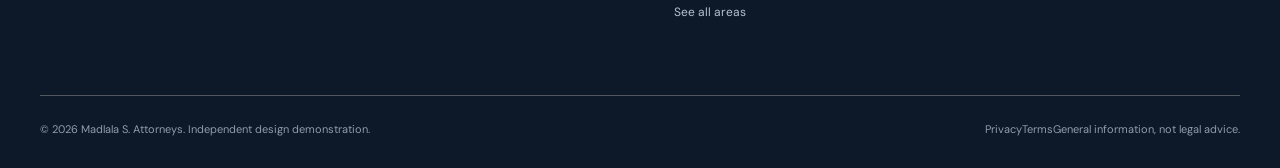
<file: terms/index.html>
<!doctype html><html lang="en-ZA"><head><meta charset="utf-8"><meta name="viewport" content="width=device-width,initial-scale=1"><meta name="theme-color" content="#0d1828"><title>Madlala S. Attorneys | Terms of Use</title><meta name="description" content="Website terms for the Madlala S. Attorneys demonstration site."><meta name="robots" content="noindex,follow,max-image-preview:large"><link rel="canonical" href="https://madlala-s-attorneys.vercel.app/terms/"><meta property="og:type" content="website"><meta property="og:title" content="Madlala S. Attorneys | Terms of Use"><meta property="og:description" content="Website terms for the Madlala S. Attorneys demonstration site."><meta property="og:url" content="https://madlala-s-attorneys.vercel.app/terms/"><meta property="og:image" content="https://madlala-s-attorneys.vercel.app/assets/social-preview.jpg"><meta name="twitter:card" content="summary_large_image"><link rel="icon" type="image/png" href="/assets/favicon.png"><link rel="preconnect" href="https://images.pexels.com"><link rel="preconnect" href="https://fonts.googleapis.com"><link rel="preconnect" href="https://fonts.gstatic.com" crossorigin><link rel="stylesheet" href="/assets/site.css"><script src="/assets/site.js" defer></script><script type="application/ld+json">{"@context": "https://schema.org", "@type": "LegalService", "name": "Madlala S. Attorneys", "url": "https://madlala-s-attorneys.vercel.app", "email": "sbahle@madlalasattorneys.co.za", "telephone": "+27736167233", "image": "https://madlala-s-attorneys.vercel.app/assets/logo-dark-4k.png", "address": {"@type": "PostalAddress", "streetAddress": "Office 203, Royal Place, 85 Eloff Street", "addressLocality": "Johannesburg", "addressRegion": "Gauteng", "postalCode": "2001", "addressCountry": "ZA"}, "founder": {"@type": "Person", "name": "Sbahle Madlala"}, "areaServed": "Johannesburg, South Africa"}</script></head><body><a href="#main" class="skip-link">Skip to content</a>
<div class="topbar"><div class="container topbar-inner"><span class="topbar-address">Johannesburg CBD · Gauteng</span><div class="topbar-links"><a href="mailto:sbahle@madlalasattorneys.co.za">sbahle@madlalasattorneys.co.za</a><a href="tel:+27736167233">+27 73 616 7233</a></div></div></div>
<header class="nav-shell"><div class="container nav-inner"><a class="brand" href="/" aria-label="Madlala S. Attorneys homepage"><img src="/assets/logo-dark-4k.png" width="260" height="92" alt="Madlala S. Attorneys logo"></a><nav class="nav-links" aria-label="Main navigation"><a class="nav-link " href="/" >Home</a><a class="nav-link " href="/about/" >About Us</a><a class="nav-link " href="/practice-areas/" >Practice Areas</a><a class="nav-link " href="/managing-partner/" >Our Attorney</a><a class="nav-link " href="/insights/" >Insights</a><a class="nav-link " href="/contact/" >Contact</a></nav><a class="btn btn-gold nav-cta" href="/contact/">Consult Our Office <svg aria-hidden="true" width="18" height="18" viewBox="0 0 24 24" fill="none" stroke="currentColor" stroke-width="1.8"><path d="M4 12h16m-6-6 6 6-6 6"/></svg></a><button type="button" class="menu-open" aria-label="Open navigation" aria-expanded="false" aria-controls="mobile-panel" data-mobile-open>☰</button></div></header>
<div class="mobile-backdrop" id="mobile-backdrop"></div><nav class="mobile-panel" id="mobile-panel" aria-label="Mobile navigation" aria-hidden="true" inert><div class="mobile-head"><img src="/assets/logo-dark-4k.png" alt="Madlala S. Attorneys logo"><button type="button" data-mobile-close aria-label="Close navigation">×</button></div><div class="mobile-links"><a href="/">Home</a><a href="/about/">About Us</a><a href="/practice-areas/">Practice Areas</a><a href="/managing-partner/">Our Attorney</a><a href="/insights/">Insights</a><a href="/contact/">Contact</a></div><a class="btn btn-gold mobile-cta" href="/contact/">Request a Consultation <svg aria-hidden="true" width="18" height="18" viewBox="0 0 24 24" fill="none" stroke="currentColor" stroke-width="1.8"><path d="M4 12h16m-6-6 6 6-6 6"/></svg></a></nav>
<main id="main"><section class="page-hero"><div class="container"><span class="eyebrow eyebrow-light">TERMS</span><h1>Website terms and important information.</h1><p>Important information before using this website.</p></div></section><section class="section"><div class="container" style="max-width:880px"><h2>Terms of use</h2><h3>Independent concept</h3><p>This is a non-official design demonstration based on publicly listed business details. It has not been represented as approved by or affiliated with the law firm. Confirm details directly with the firm.</p><h3>Information is not legal advice</h3><p>Website content is for general information and does not establish an attorney-client relationship. Contact the firm or another qualified legal practitioner for guidance on your circumstances.</p><h3>External content</h3><p>Links, illustrative photographs and map data are provided by third parties, and availability may change.</p><h3>Engagement and confidentiality</h3><p>Sending an enquiry does not by itself create a professional relationship. Do not disclose privileged or confidential information until a suitable communication channel and engagement have been confirmed.</p></div></section></main>
<footer class="site-footer"><div class="container"><div class="footer-grid"><div><a class="footer-logo" href="/"><img src="/assets/logo-light-4k.png" alt="Madlala S. Attorneys white transparent logo" width="275" height="130" loading="lazy"></a><p>A Johannesburg CBD legal practice providing considered legal assistance to individuals, families and businesses.</p></div><div><h3>Explore</h3><div class="footer-links"><a href="/about/">About Us</a><a href="/practice-areas/">Practice Areas</a><a href="/managing-partner/">Our Attorney</a><a href="/insights/">Insights</a><a href="/contact/">Contact</a></div></div><div><h3>Legal Services</h3><div class="footer-links"><a href="/practice-areas/#family">Family &amp; Children’s Law</a><a href="/practice-areas/#divorce">Divorce &amp; Matrimonial Law</a><a href="/practice-areas/#litigation">Civil &amp; High Court Litigation</a><a href="/practice-areas/#debt">Debt Review &amp; Collections</a><a href="/practice-areas/#estates">Wills &amp; Deceased Estates</a><a href="/practice-areas/">See all areas</a></div></div><div class="footer-location"><h3>Contact</h3><address>Office 203, Royal Place<br>85 Eloff Street<br>Johannesburg CBD<br>Gauteng, South Africa</address><div class="footer-links" style="margin-top:15px"><a href="tel:+27736167233">+27 73 616 7233</a><a href="mailto:sbahle@madlalasattorneys.co.za">sbahle@madlalasattorneys.co.za</a></div></div></div><div class="footer-bottom"><span>© 2026 Madlala S. Attorneys. Independent design demonstration.</span><span class="footer-legal"><a href="/privacy/">Privacy</a><a href="/terms/">Terms</a><span>General information, not legal advice.</span></span></div></div></footer>
<a class="floating-whatsapp" href="https://wa.me/27736167233?text=Hello%2C%20I%20would%20like%20to%20enquire%20about%20legal%20services." target="_blank" rel="noopener noreferrer" aria-label="Message Madlala S. Attorneys via mobile WhatsApp (registration unverified)" title="WhatsApp the listed mobile number"><svg viewBox="0 0 32 32" aria-hidden="true" xmlns="http://www.w3.org/2000/svg"><path fill="currentColor" d="M16 .8C7.61.8.8 7.59.8 15.98c0 2.69.7 5.31 2.03 7.62L.7 31.3l7.91-2.08a15.15 15.15 0 0 0 7.37 1.88h.01c8.38 0 15.2-6.82 15.2-15.2 0-4.06-1.58-7.88-4.46-10.76A15.07 15.07 0 0 0 16 .8Zm0 27.73a12.54 12.54 0 0 1-6.39-1.75l-.46-.27-4.7 1.23 1.25-4.58-.3-.47a12.5 12.5 0 0 1-1.93-6.7C3.47 9.08 9.08 3.47 16 3.47a12.45 12.45 0 0 1 8.87 3.68 12.48 12.48 0 0 1 3.67 8.86c0 6.91-5.62 12.52-12.54 12.52Zm6.88-9.38c-.38-.19-2.23-1.1-2.58-1.23-.34-.13-.59-.19-.84.19s-.96 1.23-1.18 1.49-.44.29-.82.1a10.32 10.32 0 0 1-3.04-1.88 11.39 11.39 0 0 1-2.1-2.61c-.22-.38-.02-.58.16-.77.17-.17.38-.44.57-.66s.25-.38.38-.63.06-.47-.03-.66c-.1-.19-.85-2.04-1.16-2.8-.3-.74-.61-.64-.84-.65l-.71-.01c-.25 0-.66.1-1.01.47-.34.38-1.32 1.29-1.32 3.13s1.35 3.63 1.54 3.88c.19.25 2.65 4.04 6.42 5.66.9.39 1.61.62 2.16.79.91.29 1.74.25 2.4.15.73-.11 2.23-.91 2.55-1.79.32-.88.32-1.64.22-1.79-.1-.16-.35-.25-.72-.44Z"/></svg><span class="whatsapp-tooltip" aria-hidden="true">WhatsApp Us</span></a><button class="scroll-top" type="button" aria-label="Back to top" title="Back to top">↑</button></body></html>
</file>
<file: assets/site.css>
@import url('https://fonts.googleapis.com/css2?family=DM+Sans:wght@400;500;600;700&family=Manrope:wght@400;500;600;700;800&display=swap');
:root{--navy:#0d1828;--navy-deep:#071321;--navy-soft:#162b40;--gold:#66afe1;--gold-light:#a8d7f6;--red:#347bb7;--ink:#18243a;--body:#596777;--line:#e5eaf0;--cream:#f2f8fc;--white:#fff;--shadow:0 24px 65px rgba(8,32,58,.13)}
*,*::before,*::after{box-sizing:border-box}html{scroll-behavior:smooth;scroll-padding-top:110px}body{margin:0;background:#fff;color:var(--ink);font:400 15px/1.78 'DM Sans',Arial,sans-serif;-webkit-font-smoothing:antialiased}body.nav-open{overflow:hidden}img{max-width:100%;display:block}button,input,textarea,select{font:inherit}button{cursor:pointer}a{color:inherit;text-decoration:none}::selection{background:#e0e3e6;color:#1a1c20}:focus-visible{outline:3px solid #525862;outline-offset:4px}.container{width:min(100% - 72px,1200px);margin-inline:auto}.skip-link{position:absolute;top:-100px;left:10px;z-index:1000;color:#fff;background:var(--navy);padding:9px 17px}.skip-link:focus{top:8px}h1,h2,h3,h4,p{margin-top:0}h1,h2,h3{font-family:Manrope,Arial,sans-serif;letter-spacing:-.044em;line-height:1.2}h1{font-size:clamp(44px,5.1vw,74px);font-weight:800}h2{font-size:clamp(30px,3.2vw,48px);font-weight:800}h3{font-size:clamp(17px,1.65vw,23px)}p{color:var(--body)}.centered{text-align:center}.section{padding:104px 0}.cream{background:var(--cream)}.section-heading{margin-bottom:42px;max-width:770px}.section-heading.centered{margin-inline:auto}.section-heading h2{margin:15px 0 15px}.section-heading p{margin:0;font-size:16px;line-height:1.78}.eyebrow{display:inline-flex;align-items:center;gap:12px;color:var(--gold);font-size:11px;font-family:Manrope,Arial,sans-serif;font-weight:800;letter-spacing:2.1px;text-transform:uppercase;line-height:1.55}.eyebrow::before{content:"";width:26px;flex:0 0 26px;height:1px;background:currentColor}.eyebrow-light{color:var(--gold-light)}.accent-line{width:57px;height:3px;background:var(--gold);margin:24px 0}.btn{display:inline-flex;align-items:center;justify-content:center;gap:17px;padding:14px 23px;min-height:49px;font-size:12px;font-weight:800;letter-spacing:.015em;font-family:Manrope,Arial,sans-serif;line-height:1.3;text-align:center;border:1px solid transparent;transition:background .2s,transform .2s,border-color .2s;white-space:normal}.btn:hover{transform:translateY(-2px)}.btn svg{flex:none}.btn-gold{background:#20252c;border-color:#20252c;color:#fff}.btn-gold:hover{background:#171b20;border-color:#171b20;color:#fff}.btn-navy{color:#fff;background:var(--navy);border-color:var(--navy)}.btn-navy:hover{background:#343943}.btn-outline{border-color:#fff9;color:#fff;background:#ffffff08}.btn-outline:hover{background:#ffffff1d}.text-link{display:inline-flex;align-items:center;gap:13px;color:#22252b;font-size:12px;font-weight:800;font-family:Manrope,Arial,sans-serif;border-bottom:1px solid var(--gold);padding-bottom:6px}.text-link:hover{color:#20252c}.text-link svg{width:16px}.section-action{margin-top:38px}
/* Reference site navigation: restrained utility bar, white main navigation */
.topbar{background:#101215;color:#e0e2ea;font-size:11px}.topbar-inner{min-height:38px;display:flex;justify-content:space-between;align-items:center;gap:18px}.topbar-address,.topbar-links,.topbar-links a{display:inline-flex;align-items:center;gap:7px}.topbar svg{height:15px;width:15px;color:#c8ccd1}.topbar-links{gap:24px}.topbar-links a:hover{color:#c8ccd1}.nav-shell{position:sticky;top:0;background:#fff;z-index:80;box-shadow:0 2px 20px #181b200e}.nav-inner{min-height:101px;display:flex;align-items:center;gap:24px}.brand{display:flex;align-items:center;flex:0 0 260px;width:260px}.brand img{width:260px;height:auto;max-height:80px;object-fit:contain}.nav-links{display:flex;gap:18px;margin-left:auto;align-items:center}.nav-link{font-size:11.5px;font-weight:800;color:#22252b;white-space:nowrap;position:relative;padding:12px 0}.nav-link::after{content:"";position:absolute;bottom:6px;left:0;right:100%;height:2px;background:var(--gold);transition:right .2s}.nav-link.active::after,.nav-link:hover::after{right:0}.nav-link.active{color:#20252c}.nav-cta{padding:13px 17px;min-height:44px;white-space:nowrap;font-size:11px}.menu-open{display:none;background:transparent;border:1px solid #e3e3e3;color:var(--navy);width:44px;height:44px;align-items:center;justify-content:center;margin-left:auto}.mobile-backdrop{position:fixed;inset:0;background:#101215b3;z-index:85;visibility:hidden;opacity:0;transition:opacity .2s,visibility .2s}.mobile-backdrop.visible{opacity:1;visibility:visible}.mobile-panel{position:fixed;right:0;top:0;bottom:0;z-index:90;display:block;width:min(89vw,380px);padding:24px;background:white;overflow-y:auto;transform:translateX(105%);box-shadow:-15px 0 60px #1012153d;transition:transform .23s}.mobile-panel.open{transform:translateX(0)}.mobile-head{display:flex;align-items:center;justify-content:space-between;gap:12px;padding-bottom:25px;border-bottom:1px solid var(--line)}.mobile-head img{width:175px;height:auto}.mobile-head button{background:#eff0f2;border:0;color:var(--navy);font-size:26px;line-height:1;width:39px;height:39px}.mobile-links{display:flex;flex-direction:column;margin:14px 0 27px}.mobile-links a{padding:13px 3px;border-bottom:1px solid #efeee9;font-size:14px;font-weight:700}.mobile-cta{width:100%}
/* Full-bleed image, overlaid text: matches original Were reference hero */
.hero{min-height:665px;background:#111318;color:#fff;position:relative;isolation:isolate;display:flex;align-items:center;overflow:hidden}.hero::before{content:"";position:absolute;z-index:-2;inset:0;background-image:linear-gradient(90deg,rgba(5,14,32,.98) 0%,rgba(6,16,36,.94) 31%,rgba(7,19,41,.79) 57%,rgba(5,14,31,.15) 100%),var(--hero-image);background-position:center;background-size:cover}.hero::after{content:"";position:absolute;z-index:-1;inset:0;background:linear-gradient(0deg,rgba(4,12,30,.39),transparent 24%)}.hero-inner{width:min(100% - 72px,1200px);padding:88px 0 119px}.hero-copy{max-width:725px}.hero h1{color:#fff;margin:24px 0 27px;line-height:1.15}.hero h1 em{color:var(--gold-light);font-style:normal}.hero-copy p{color:#d8dade;max-width:570px;font-size:16px;line-height:1.85}.hero-actions{display:flex;gap:14px;flex-wrap:wrap;margin-top:34px}.hero-bottom{position:absolute;left:0;right:0;bottom:0;color:#e8eaf0;border-top:1px solid #fff3}.hero-bottom-inner{min-height:60px;display:flex;align-items:center;justify-content:space-between;gap:20px}.hero-notes{display:flex;align-items:center;gap:28px;font-size:11px}.hero-notes span{display:flex;align-items:center;gap:9px}.hero-notes span::before{content:"";height:6px;width:6px;background:var(--gold-light);border-radius:50%}.scroll-cue{font-weight:700;letter-spacing:1.4px;font-size:10px;white-space:nowrap}
/* Reference intro portrait treatment */
.intro-grid{display:grid;grid-template-columns:minmax(0,1fr) minmax(0,1fr);gap:90px;align-items:center}.intro-picture{position:relative;min-width:0}.intro-picture>img{width:100%;height:auto;aspect-ratio:1/1;object-fit:cover;object-position:center 18%;box-shadow:var(--shadow)}.intro-picture::before{content:"";position:absolute;border-top:9px solid #e9ebed;border-left:9px solid #e9ebed;left:-25px;top:-24px;height:105px;width:105px;pointer-events:none;z-index:1}.picture-stamp{position:absolute;right:-22px;bottom:-22px;background:var(--navy);padding:23px 27px;color:white;box-shadow:var(--shadow);display:flex;flex-direction:column;line-height:1.3;min-width:164px}.picture-stamp small{font-size:10px;color:var(--gold-light);letter-spacing:2px;font-weight:700}.picture-stamp strong{font:800 30px Manrope,Arial,sans-serif;margin:5px 0}.picture-stamp span{font-size:10px;color:#e5e6e7}.intro-copy h2{margin:18px 0 0}.intro-copy h3{color:var(--navy);margin-bottom:14px}.intro-copy p{line-height:1.85;margin-bottom:16px}.intro-copy blockquote{font:600 16px/1.7 Manrope,Arial,sans-serif;border-left:3px solid var(--gold);padding:12px 0 12px 23px;margin:25px 0;color:#222832}
/* Image-led practice cards: no image stretching */
.practice-grid{display:grid;grid-template-columns:repeat(3,minmax(0,1fr));gap:23px}.practice-card{height:340px;min-width:0;overflow:hidden;position:relative;background:#23262b;display:block;color:#fff}.practice-card>img{position:absolute;inset:0;width:100%;height:100%;object-fit:cover;object-position:center;transition:transform .35s ease}.practice-card:hover>img{transform:scale(1.055)}.practice-shade{position:absolute;inset:0;background:linear-gradient(180deg,#1012150a 15%,#101215d5 70%,#101215ee 100%)}.practice-card-text{position:absolute;bottom:0;left:0;right:0;padding:27px 27px 25px}.card-number{font-size:10px;letter-spacing:2.2px;color:var(--gold-light);font-weight:700}.practice-card h3{font-size:19px;color:white;margin:9px 0 7px}.practice-card p{font-size:12px;line-height:1.5;color:#e3e8f0;max-width:285px;margin-bottom:0}.card-arrow{position:absolute;bottom:27px;right:24px}.card-arrow svg{width:19px;height:19px;color:#c8ccd1}
.purpose-grid{display:grid;grid-template-columns:1fr 1.08fr;gap:95px;align-items:start}.purpose-grid h2{margin:18px 0 23px}.purpose-grid>div>p{font-size:16px;max-width:440px}.value-grid{display:grid;grid-template-columns:1fr 1fr;gap:32px 40px}.value-grid>div{border-top:1px solid var(--line);padding-top:16px}.value-grid span,.three-values span{font-size:12px;color:var(--gold);font-weight:800;letter-spacing:2px}.value-grid h3{margin:10px 0 8px;font-size:17px}.value-grid p{font-size:13px;line-height:1.7}.two-column{display:grid;grid-template-columns:minmax(0,1fr) minmax(0,1fr);gap:80px;align-items:center}.two-column>div{min-width:0}.two-column h2{margin:17px 0 23px}.two-column p{font-size:15px;line-height:1.9}.two-column .btn{margin-top:15px}.section-navy{background:var(--navy);color:#fff}.section-navy h2{color:#fff}.section-navy p{color:#d4dce9}.decorative-photo,.picture-frame{width:100%;overflow:hidden}.decorative-photo img{width:100%;height:auto;aspect-ratio:6/4;object-fit:cover}.picture-frame img{width:100%;height:auto;aspect-ratio:1.19/1;object-fit:cover}.insight-grid{display:grid;grid-template-columns:repeat(3,minmax(0,1fr));gap:25px}.insight-card{min-width:0;border:1px solid #e7e5e0;background:white;padding:26px}.insight-image{display:block;overflow:hidden;background:#e4e4e0}.insight-image img{width:100%;height:auto;aspect-ratio:4/3;object-fit:cover;object-position:center;transition:transform .3s}.insight-image:hover img{transform:scale(1.04)}.insight-copy{padding-top:17px}.overline{font-family:Manrope,Arial,sans-serif;font-size:10px;letter-spacing:1.8px;color:#20252c;font-weight:800}.insight-copy h3{font-size:20px;margin:23px 0 12px;line-height:1.35}.insight-copy h3 a:hover{color:#171b20}.insight-copy p{font-size:13px;line-height:1.8;min-height:53px}.insight-copy .text-link{margin-top:9px}
/* Inner pages */
.page-hero{background:radial-gradient(circle at 83% 32%,#31353b 0%,transparent 42%),linear-gradient(120deg,#181b20,#222830);color:white;padding:100px 0 95px}.page-hero h1{max-width:830px;font-size:clamp(40px,4.6vw,64px);margin:25px 0 22px}.page-hero p{color:#cdd5e3;max-width:630px;font-size:16px}.three-values{display:grid;grid-template-columns:repeat(3,minmax(0,1fr));gap:24px}.three-values article{background:#fff;padding:32px;min-width:0;border:1px solid var(--line)}.three-values h3{margin:15px 0 10px}.three-values p{font-size:13px}.reverse{direction:rtl}.reverse>*{direction:ltr}.jump-chips{display:flex;gap:12px;flex-wrap:wrap;justify-content:center;margin-top:35px}.jump-chips a{border:1px solid #DED6DA;color:#242b34;font-size:12px;font-weight:700;padding:8px 13px}.jump-chips a:hover{background:var(--navy);color:white}.practice-detail{padding:85px 0;scroll-margin-top:115px}.detail-grid{display:grid;grid-template-columns:minmax(0,1fr) minmax(0,1fr);align-items:center;gap:80px}.detail-grid.reverse{direction:rtl}.detail-grid.reverse>*{direction:ltr}.detail-photo img{width:100%;height:auto;aspect-ratio:5/4;object-fit:cover;object-position:center}.detail-copy h2{margin:16px 0 15px}.detail-copy h3{font-size:18px;font-weight:700;letter-spacing:-.018em;margin-bottom:16px;color:#343b44}.detail-copy>p{line-height:1.8}.detail-topics{font-size:12px;font-weight:700;color:#3a3c40;border-left:3px solid var(--gold);padding-left:17px;margin:25px 0!important}.profile-layout{display:grid;grid-template-columns:.9fr 1.1fr;gap:88px;align-items:center}.profile-photo{position:relative}.profile-photo>img{width:100%;height:auto;aspect-ratio:1/1;object-fit:cover;box-shadow:var(--shadow)}.profile-body h2{margin:18px 0 6px}.profile-role{font-weight:800;font-size:11px;letter-spacing:1.4px;color:#20252c}.profile-body p{line-height:1.85}.team-grid{display:grid;grid-template-columns:repeat(3,minmax(0,1fr));gap:24px}.team-grid article{text-align:center;background:#fff;border:1px solid var(--line);padding:35px 22px}.initials{margin:0 auto 19px;border-radius:50%;width:79px;height:79px;background:#e4edf8;color:#20262f;display:grid;place-items:center;font:800 24px Manrope,Arial,sans-serif}.team-grid article:nth-child(2) .initials{background:#F9E5EA;color:#20252c}.team-grid article:nth-child(3) .initials{background:#f6e1e5;color:#2f3237}.team-grid h3{margin:0;font-size:18px}.team-grid span{font-size:11px;text-transform:uppercase;letter-spacing:1.4px;color:#50535a}.guide-article{padding:42px 46px;background:#fff;margin:0 auto 25px;scroll-margin-top:120px;max-width:900px}.guide-article h2{font-size:30px;margin:13px 0 24px}.guide-article p{line-height:1.9}.contact-grid{display:grid;grid-template-columns:.85fr 1.15fr;gap:75px;align-items:start}.contact-copy h2{margin:17px 0 19px}.contact-copy p{margin-bottom:30px}.contact-line{display:flex;gap:16px;border-top:1px solid var(--line);padding:18px 0;align-items:flex-start}.contact-line>svg{color:#20252c;flex:none;margin-top:5px}.contact-line>div{display:flex;flex-direction:column;gap:4px;min-width:0}.contact-line strong{font-size:12px;text-transform:uppercase;letter-spacing:.8px}.contact-line a,.contact-line span{font-size:14px;overflow-wrap:anywhere}.contact-line a:hover{color:#20252c}.contact-form-shell{background:var(--cream);border:1px solid #dfe9e5;padding:35px}.contact-form-shell h3{font-size:26px;margin-bottom:6px}.contact-form-shell>p{font-size:13px}.contact-form-shell form{margin-top:22px}.contact-form-shell label{display:flex;flex-direction:column;font-size:12px;font-weight:700;gap:6px;margin-bottom:16px}.contact-form-shell input,.contact-form-shell select,.contact-form-shell textarea{border:1px solid #dcdedb;background:white;min-width:0;width:100%;padding:12px 13px;outline:none;border-radius:0;color:var(--ink)}.contact-form-shell textarea{resize:vertical}.contact-form-shell input:focus,.contact-form-shell textarea:focus,.contact-form-shell select:focus{border-color:var(--gold);box-shadow:0 0 0 2px #20252c22}.form-grid{display:grid;grid-template-columns:repeat(2,minmax(0,1fr));gap:15px}.honeypot{position:absolute;width:1px;height:1px;overflow:hidden;opacity:0;pointer-events:none}.contact-form-shell #form-status{font-size:12px;margin-top:14px;color:#555b65}.office-grid{display:grid;grid-template-columns:repeat(2,minmax(0,1fr));gap:25px}.office-card{background:#fff;border:1px solid var(--line);padding:36px;min-width:0}.office-card h3{margin:17px 0}.office-card p{display:flex;align-items:flex-start;gap:10px;font-size:14px;min-height:75px}.office-card p svg{flex:0 0 18px;margin-top:4px}.legal-copy{max-width:850px}.legal-copy h2{margin-bottom:28px}.legal-copy h3{margin-top:30px}.legal-copy a{color:#20252c;text-decoration:underline}
/* Footer and the lone circular floating contact control */
.closing{background:#101216;color:white;padding:65px 0}.closing-inner{display:flex;gap:30px;align-items:center;justify-content:space-between}.closing h2{font-size:clamp(28px,3vw,40px);margin:15px 0 10px;color:white}.closing p{color:#ccd4e3;margin:0}.closing .btn{flex:none}.site-footer{background:#222a31;color:#d1d7e1;padding:80px 0 0}.footer-grid{display:grid;grid-template-columns:1.4fr .67fr .85fr 1.15fr;gap:50px;padding-bottom:72px}.footer-logo{max-width:300px;display:block;margin-bottom:19px;background:transparent!important;border:none!important;padding:0!important}.footer-logo img{width:100%;height:auto;object-fit:contain;background:transparent}.footer-about p{font-size:13px;color:#b5bdcc;max-width:280px}.site-footer h3{font:700 12px Manrope,Arial,sans-serif;letter-spacing:1px;color:white;margin:5px 0 24px}.footer-links{display:flex;flex-direction:column;gap:12px}.footer-links a{color:#b8c0d0;font-size:12px;line-height:1.65}.footer-links a:hover,.footer-bottom a:hover{color:var(--gold-light)}.site-footer address{font-style:normal;font-size:12px;color:#b8c0d0;line-height:1.75}.site-footer address strong{color:#fff}.footer-contact{margin-top:20px}.footer-bottom{padding:24px 0 28px;display:flex;justify-content:space-between;align-items:center;gap:20px;border-top:1px solid #ffffff27;color:#929bab;font-size:11px}.footer-bottom>div{display:flex;align-items:center;gap:17px;flex-wrap:wrap}.floating-contact{position:fixed;right:23px;bottom:23px;z-index:60;display:grid;place-items:center;background:#118b54;color:#fff;border-radius:50%;width:50px;height:50px;box-shadow:0 10px 25px #0003;transition:transform .2s}.floating-contact:hover{transform:translateY(-4px)}.floating-contact svg{width:26px;height:26px}.whatsapp-tooltip{position:absolute;right:69px;white-space:nowrap;border-radius:5px;background:#232a31;color:white;padding:8px 10px;font-size:11px;font-weight:700;opacity:0;visibility:hidden;transition:opacity .2s;pointer-events:none}.floating-contact:hover .whatsapp-tooltip,.floating-contact:focus-visible .whatsapp-tooltip{opacity:1;visibility:visible}.scroll-top{position:fixed;right:27px;bottom:84px;z-index:55;border:1px solid #ECE3E6;background:#fff;color:var(--navy);width:40px;height:40px;display:none;place-items:center;box-shadow:0 6px 25px #0002}.scroll-top.show{display:grid}
@media(max-width:1200px){.nav-inner{gap:15px}.brand,.brand img{width:220px;flex-basis:220px}.nav-links{gap:13px}.nav-cta{padding:12px}.intro-grid{gap:55px}.footer-grid{gap:29px}}
@media(max-width:1050px){.nav-links,.nav-cta{display:none}.menu-open{display:flex}.nav-inner{min-height:76px}.brand,.brand img{width:228px;flex-basis:228px}.footer-grid{grid-template-columns:1.2fr 1fr 1fr;gap:35px}.footer-grid>div:last-child{grid-column:1/-1;display:grid;grid-template-columns:1fr 1fr;gap:15px}.footer-grid>div:last-child h3{grid-column:1/-1;margin-bottom:0}.footer-contact{margin:0}.intro-grid,.two-column,.detail-grid{gap:45px}.contact-grid{gap:35px}}
@media(max-width:850px){.container{width:min(100% - 46px,1200px)}.section{padding:78px 0}.hero-inner{width:min(100% - 46px,1200px);padding:84px 0 105px}.hero{min-height:610px}.hero-bottom-inner{min-height:65px}.scroll-cue{display:none}.hero-notes{flex-wrap:wrap;gap:6px 20px}.intro-grid,.two-column,.purpose-grid,.profile-layout,.contact-grid{grid-template-columns:1fr;gap:45px}.intro-picture{max-width:510px}.intro-picture>img{max-height:540px}.purpose-grid{gap:25px}.practice-grid{grid-template-columns:repeat(2,minmax(0,1fr))}.insight-grid{grid-template-columns:repeat(2,minmax(0,1fr))}.insight-card:last-child{grid-column:1/-1;max-width:470px;margin-inline:auto}.detail-grid{grid-template-columns:1fr;gap:30px}.detail-grid.reverse{direction:ltr}.detail-photo img{max-height:420px}.profile-photo{max-width:500px}.reverse{direction:ltr}.three-values{grid-template-columns:1fr 1fr}.office-grid{grid-template-columns:1fr}.office-card p{min-height:0}.page-hero{padding:80px 0}.closing-inner{align-items:flex-start;flex-direction:column}.footer-grid{grid-template-columns:1fr 1fr}.footer-grid>div:last-child{grid-column:auto;display:block}.footer-grid>div:last-child h3{margin-bottom:20px}.footer-contact{margin-top:19px}}
@media(max-width:600px){.container{width:min(100% - 36px,1200px)}h1{font-size:clamp(38px,10vw,53px)}h2{font-size:clamp(28px,7vw,39px)}.topbar{display:none}.nav-inner{min-height:70px}.brand,.brand img{width:205px;flex-basis:205px}.hero{min-height:610px}.hero::before{background-image:linear-gradient(90deg,rgba(5,14,32,.96),rgba(6,16,36,.89) 48%,rgba(7,19,41,.58)),var(--hero-image);background-position:60% center}.hero-inner{width:min(100% - 36px,1200px);padding:66px 0 160px}.hero h1{margin:18px 0 19px}.hero-copy p{font-size:14px;line-height:1.8}.hero-actions{gap:11px}.hero-actions .btn{font-size:11px;width:100%;max-width:300px}.hero-notes{font-size:10px;gap:9px 14px}.hero-bottom-inner{min-height:87px}.intro-grid{gap:48px}.intro-picture::before{left:-12px;top:-14px;height:70px;width:70px;border-width:6px}.picture-stamp{right:0;bottom:-21px;padding:15px 20px;min-width:130px}.picture-stamp strong{font-size:25px}.section{padding:68px 0}.section-heading{margin-bottom:30px}.practice-grid,.insight-grid,.three-values,.team-grid{grid-template-columns:1fr;gap:15px}.practice-card{height:315px}.insight-card{padding:19px}.insight-card:last-child{max-width:none;grid-column:auto}.insight-image img{aspect-ratio:4/3}.insight-copy h3{font-size:19px;margin-top:16px}.insight-copy p{min-height:0}.value-grid{gap:20px}.detail-grid{gap:23px}.practice-detail{padding:65px 0}.detail-photo img{aspect-ratio:1.15/1}.page-hero{padding:70px 0}.page-hero h1{font-size:clamp(36px,9vw,52px)}.profile-photo{max-width:100%}.form-grid{grid-template-columns:1fr;gap:0}.contact-form-shell{padding:22px}.guide-article{padding:26px 22px}.guide-article h2{font-size:25px}.closing{padding:54px 0}.footer-grid{grid-template-columns:1fr 1fr;gap:30px 22px;padding-bottom:40px}.footer-about{grid-column:1/-1}.footer-grid>div:last-child{grid-column:1/-1}.footer-bottom{flex-direction:column;align-items:start}.floating-contact{width:60px;height:60px;right:15px;bottom:15px}.floating-contact svg{width:31px;height:31px}.scroll-top{right:23px;bottom:88px}.whatsapp-tooltip{display:none}}
@media(max-width:390px){.brand,.brand img{width:183px;flex-basis:183px}.container{width:min(100% - 30px,1200px)}.hero-actions .btn{max-width:none}.value-grid{grid-template-columns:1fr}.nav-inner{gap:10px}.footer-grid{grid-template-columns:1fr}.footer-about,.footer-grid>div:last-child{grid-column:auto}.practice-card{height:296px}}
@media(prefers-reduced-motion:reduce){html{scroll-behavior:auto}*,*::before,*::after{transition-duration:0s!important;animation-duration:0s!important}}

/* Macharia Waithaka: logo-derived turquoise, burgundy and antique-gold accents */
:root{--navy:#181b20;--navy-deep:#242a2c;--navy-soft:#3e454b;--gold:#5b6067;--gold-light:#d9dde0;--red:#4b4e55;--ink:#2d3438;--cream:#f5f8f6}
.btn-gold{background:#6c737b;border-color:#6c737b;color:#fff}.btn-gold:hover{background:#717780;border-color:#717780}
.nav-link.active,.text-link{color:#474e54}.nav-link::after,.accent-line,.hero-notes span::before{background:#a9aeb4}
.hero em{color:#e9ebee}.eyebrow{color:#5b6067}.eyebrow-light{color:#e0e4e8}
.intro-picture::before{border-color:#c9dcd5}.picture-stamp{background:#282f33}
.nav-shell{border-bottom:1px solid #d8e5dd}.site-footer{background:#20292e}.footer-bottom{border-color:#51575d}
.footer-logo img{max-height:130px;object-fit:contain;object-position:left}
.floating-whatsapp{position:fixed;right:23px;bottom:23px;z-index:60;width:50px;height:50px;background:#118b54;border-radius:50%;display:grid;place-items:center;box-shadow:0 10px 25px rgba(0,0,0,.20);transition:transform .2s ease;color:#fff}
.floating-whatsapp:hover{transform:translateY(-4px)}.floating-whatsapp svg{width:26px;height:26px;color:#fff}
.floating-whatsapp .whatsapp-tooltip{right:74px;white-space:nowrap}
@media(max-width:600px){.floating-whatsapp{width:60px;height:60px;right:15px;bottom:15px}.floating-whatsapp svg{width:33px;height:33px}.scroll-top{bottom:90px}}
/* Keep images proportional: never distort the portraits or photographic cards */
.intro-picture>img,.profile-photo>img,.detail-photo img,.insight-image img,.decorative-photo img,.picture-frame img{width:100%;height:auto;object-fit:cover}
.practice-card>img{width:100%;height:100%;object-fit:cover}
.brand{flex-basis:285px;width:285px}.brand img{max-width:285px;width:100%;max-height:78px;object-fit:contain;object-position:left}
.mobile-head img{width:235px;max-height:90px;object-fit:contain}
@media(max-width:1180px){.brand{flex-basis:235px;width:235px}.brand img{max-width:235px}}
@media(max-width:950px){.brand{flex-basis:260px;width:260px}.brand img{max-width:260px}}
@media(max-width:420px){.brand{flex-basis:210px;width:210px}.brand img{max-width:210px}.hero-notes span:nth-child(n+2){display:none}}
@media(prefers-reduced-motion:reduce){.floating-whatsapp{transition:none}}

/* Layout-specific components and phone/tablet safeguards */
.values-grid{display:grid;grid-template-columns:repeat(2,minmax(0,1fr));gap:24px}
.values-grid>div{border-top:1px solid #d7e5df;padding:25px 0 5px;min-width:0}
.values-grid strong{display:block;font:800 13px Manrope,Arial,sans-serif;color:#b8bcc0;margin-bottom:9px}
.values-grid h3{font-size:19px;margin:0 0 10px}.values-grid p{font-size:14px}
.service-pills{display:grid;grid-template-columns:repeat(2,minmax(0,1fr));gap:14px}
.service-pills a{display:flex;align-items:center;justify-content:space-between;gap:14px;border:1px solid #d5e7df;background:#fff;padding:19px 22px;font-size:14px;font-weight:700;color:#2c3036;transition:border-color .2s}
.service-pills a:hover{border-color:#5b6067}.service-pills svg{flex-shrink:0;color:#5b6067}
.contact-layout{display:grid;grid-template-columns:minmax(0,1fr) minmax(0,1fr);gap:74px;align-items:start}
.contact-copy h2{margin:16px 0 18px}.contact-copy>p{max-width:495px}
.contact-details{display:grid;gap:19px;margin:32px 0}.contact-details>div{border-bottom:1px solid #e1e8e4;padding-bottom:17px;display:grid;gap:6px}
.contact-details strong{display:block;color:#2c3036;font-size:12px;letter-spacing:.4px}
.contact-details a{font-size:17px;font-weight:700;color:#5b6067;overflow-wrap:anywhere}
.contact-details span{color:#5c6473;overflow-wrap:anywhere}
.form-note{font-size:12px;margin-top:14px}
@media(max-width:950px){.contact-layout{grid-template-columns:1fr;gap:45px}}
@media(max-width:760px){.values-grid,.service-pills{grid-template-columns:1fr}.contact-form-shell{padding:25px 20px}}
@media(max-width:600px){.contact-copy h2{font-size:clamp(27px,8vw,40px)}.values-grid{gap:12px}.service-pills a{font-size:13px;padding:16px}.contact-details a{font-size:16px}}

/* Uploaded clearer portraits (2026-10-12). Use natural aspect-ratio scaling and crop, never distort. */
.intro-picture>img{object-fit:cover;object-position:center 24%;}
.profile-photo>img{object-fit:cover;object-position:center 39%;}

/* J Motseo Inc. monochrome brand refinements */
.topbar{background:#111318}.topbar svg{color:#c5c9cd}
.btn-gold{background:#16191e;border-color:#16191e;color:#fff}.btn-gold:hover{background:#3b424b;border-color:#3b424b}
.hero .btn-gold{background:#f4f5f6;color:#111317;border-color:#f4f5f6}.hero .btn-gold:hover{background:#d7dbdf;border-color:#d7dbdf}
.hero::before{background-image:linear-gradient(90deg,rgba(9,11,15,.97) 0%,rgba(9,11,15,.93) 32%,rgba(9,11,15,.67) 58%,rgba(9,11,15,.14) 100%),var(--hero-image)}
.nav-shell{box-shadow:0 2px 20px rgba(20,20,20,.05)}
.brand{flex-basis:222px;width:222px}.brand img{width:222px;max-height:85px}
.footer-logo img{max-width:250px;width:100%;height:auto;object-fit:contain}
.intro-picture>img,.decorative-photo img,.detail-photo img,.insight-image img,.profile-photo img{display:block;max-width:100%;width:100%;height:100%;object-fit:cover;object-position:center;}
.intro-picture>img{aspect-ratio:1/1;object-position:center 17%}
.detail-photo,.decorative-photo,.profile-photo{overflow:hidden}
.detail-photo img{aspect-ratio:1 / .9}
.profile-photo img{object-position:center top;}
.insight-image img{aspect-ratio:1.36/1;object-fit:cover}
.picture-stamp{background:#191c20}.picture-stamp small{color:#e1e3e7}
.eyebrow-light,.hero h1 em{color:#e7e9ec}
.practice-card{background:#171b20}
.floating-whatsapp{background:#118b54 !important;border:0 !important;box-shadow:0 10px 25px rgba(0,0,0,.17) !important}
.floating-whatsapp svg{fill:#fff !important;color:#fff !important}
.contact-details a{overflow-wrap:anywhere}
@media(max-width:950px){.brand,.brand img{max-width:200px;width:200px;flex-basis:auto}}
@media(max-width:600px){.hero::before{background-image:linear-gradient(90deg,rgba(9,11,15,.88),rgba(9,11,15,.72)),var(--hero-image);background-position:center}.brand,.brand img{max-width:160px;width:160px}.intro-picture>img{aspect-ratio:4 / 4.3}}

/* MADLALA S. ATTORNEYS — sourced from the firm's light-blue, black & white emblem */
.topbar{background:#0c1727}.topbar-address{color:#d9e7f3}
.btn-gold{background:#347db8;border-color:#347db8;color:#fff}.btn-gold:hover{background:#185f97;border-color:#185f97}
.hero .btn-gold{background:#8fc6ee;border-color:#8fc6ee;color:#091e30}.hero .btn-gold:hover{background:#c1e4fa;border-color:#c1e4fa}
.hero::before{background-image:linear-gradient(90deg,rgba(6,20,37,.95) 0%,rgba(6,20,37,.87) 38%,rgba(6,20,37,.56) 67%,rgba(6,20,37,.23) 100%),var(--hero-image)}
.hero h1 em,.hero .eyebrow-light,.eyebrow-light{color:#b4dcf6}
.brand{width:220px;flex-basis:220px}.brand img{width:220px;height:auto;max-height:74px;object-fit:contain;object-position:left center}
.mobile-head img{max-width:220px;max-height:62px;object-fit:contain}
.footer-logo img{width:min(100%,275px);height:auto;object-fit:contain}
.site-footer{background:#0d1828}.picture-stamp{background:#152b40}.picture-stamp small{color:#a8d7f6}
.intro-picture>img,.decorative-photo img,.detail-photo img,.insight-image img,.profile-photo img{display:block;max-width:100%;width:100%;height:100%;object-fit:cover;object-position:center}
.intro-picture>img{aspect-ratio:4/4.45;object-position:center 23%}
.detail-photo,.decorative-photo,.profile-photo,.insight-image{overflow:hidden}
.detail-photo img{aspect-ratio:1.3/1;object-fit:cover}.profile-photo img{object-position:center 20%;}
.insight-image img{aspect-ratio:1.5/1;object-fit:cover}
.contact-details a{overflow-wrap:anywhere}.practice-card img{width:100%;height:100%;object-fit:cover}
.floating-whatsapp{background:#118b54!important;border:0!important;border-radius:50%!important;box-shadow:0 10px 25px rgba(0,0,0,.17)!important}
.floating-whatsapp svg{width:26px;height:26px;fill:#fff!important;color:white!important}
.map-frame{border:1px solid #d4e3ee;overflow:hidden;box-shadow:0 15px 50px rgba(17,41,65,.07);border-radius:3px}
.map-frame iframe{width:100%;height:390px;border:0;display:block}
@media(max-width:950px){.brand,.brand img{max-width:195px;width:195px;flex-basis:auto}}
@media(max-width:600px){.hero::before{background-image:linear-gradient(90deg,rgba(6,20,37,.87),rgba(6,20,37,.73)),var(--hero-image);background-position:center}.brand,.brand img{max-width:168px;width:168px}.intro-picture>img{aspect-ratio:4/4.6}.map-frame iframe{height:310px}}
</file>
